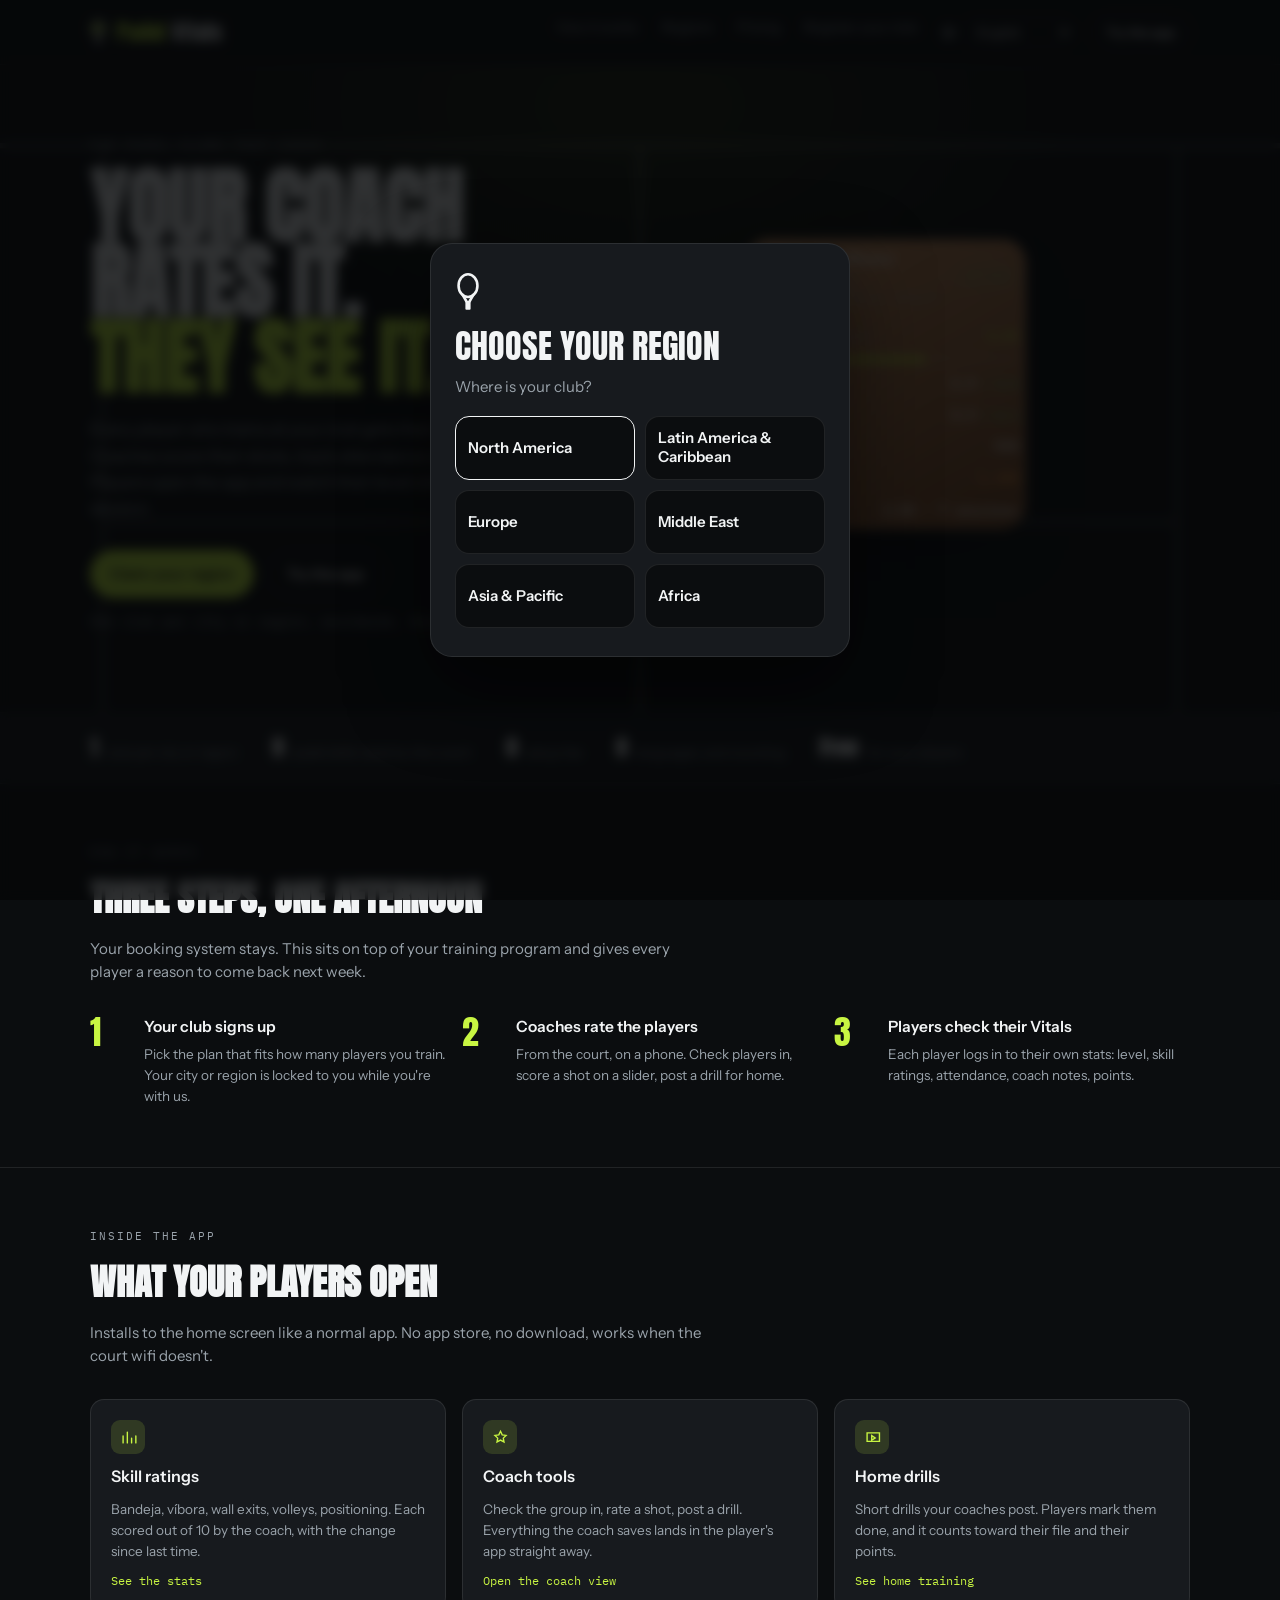
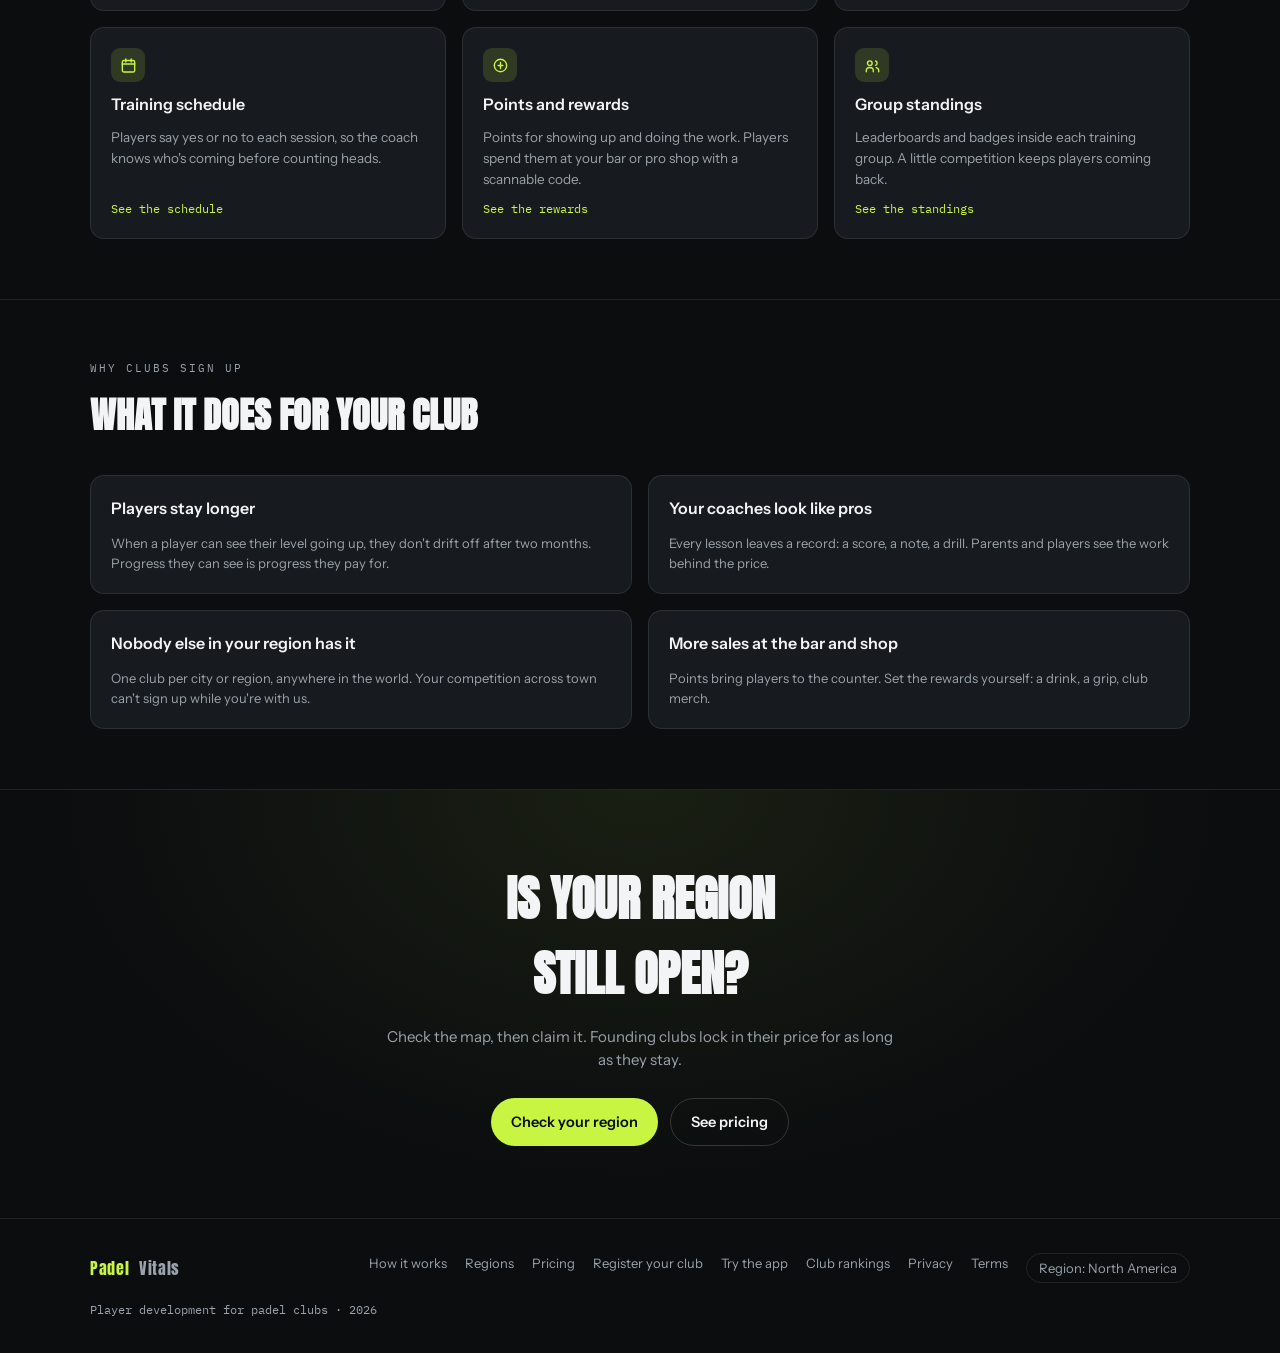
<file: index.html>
<!DOCTYPE html>

<html lang="en">
<head>
<meta charset="utf-8"/>
<meta content="width=device-width, initial-scale=1" name="viewport"/>
<title>Padel Vitals | Player development for padel clubs</title>
<meta content="Coaches rate every player who trains at your club. Every player logs in and sees their own progress. One club per city or region, worldwide." name="description"/>
<meta content="#0B0D0F" name="theme-color"/>
<link href="assets/icon.svg" rel="icon" type="image/svg+xml"/>
<link href="assets/icon-180.png" rel="apple-touch-icon"/>
<link href="manifest.webmanifest" rel="manifest"/>
<meta content="website" property="og:type"/>
<meta content="Padel Vitals | Player development for padel clubs" property="og:title"/>
<meta content="Coaches rate every player. Every player sees their progress. One club per city or region, worldwide." property="og:description"/>
<meta content="summary" name="twitter:card"/>
<link href="https://fonts.googleapis.com" rel="preconnect"/>
<link crossorigin="" href="https://fonts.gstatic.com" rel="preconnect"/>
<link href="https://fonts.googleapis.com/css2?family=Anton&amp;family=Instrument+Sans:wght@400;500;600;700&amp;family=IBM+Plex+Mono:wght@400;500;600&amp;display=swap" rel="stylesheet"/>
<link href="assets/styles.css?v=53" rel="stylesheet"/>
</head>
<body>
<header class="topbar">
<div class="wrap topbar-in">
<a class="brand" href="index.html"><svg aria-hidden="true" class="logo-glyph" viewBox="0 0 80 120"><ellipse cx="40" cy="42" fill="none" rx="29" ry="35" stroke="#F2F4F5" stroke-width="8"></ellipse><path d="M24 71 L35 90 M56 71 L45 90" fill="none" stroke="#F2F4F5" stroke-linecap="round" stroke-width="8"></path><rect fill="#F2F4F5" height="27" rx="3" width="16" x="32" y="89"></rect><polyline fill="none" points="2,44 21,44 26,33 33,60 40,20 46,52 50,44 78,44" stroke="#C8F542" stroke-linecap="round" stroke-linejoin="round" stroke-width="10"></polyline></svg><span><span class="r2">Padel</span> Vitals</span></a>
<nav class="topnav" id="topnav">
<a data-t="" href="index.html#how">How it works</a>
<a data-t="" href="states.html">Regions</a>
<a data-t="" href="pricing.html">Pricing</a>
<a data-t="" href="register.html">Register your club</a>
</nav>
<button aria-expanded="false" aria-label="Menu" class="menu-btn" id="menuBtn"><svg fill="none" height="18" stroke="currentColor" stroke-linecap="round" stroke-width="1.8" viewBox="0 0 20 20" width="18"><path d="M3 6h14M3 10h14M3 14h14"></path></svg></button>
<a class="btn btn-ghost btn-sm" data-t="" href="app.html">Try the app</a>
</div>
</header>
<section class="hero">
<div class="hero-glow"></div>
<svg aria-hidden="true" class="hero-court" preserveAspectRatio="none" viewBox="0 0 200 100"><rect fill="none" height="98" stroke="#F2F4F5" stroke-width=".7" width="198" x="1" y="1"></rect><line stroke="#F2F4F5" stroke-width=".7" x1="100" x2="100" y1="1" y2="99"></line><line stroke="#F2F4F5" stroke-width=".5" x1="30" x2="30" y1="1" y2="99"></line><line stroke="#F2F4F5" stroke-width=".5" x1="170" x2="170" y1="1" y2="99"></line><line stroke="#F2F4F5" stroke-width=".5" x1="30" x2="170" y1="50" y2="50"></line></svg>
<div class="wrap hero-in">
<div>
<div class="eyebrow" data-t="">For padel clubs that coach</div>
<h1 data-t="">Your coach<br/>rates it.<br/><em>They see it.</em></h1>
<p class="hero-sub" data-t="">Every player who trains at your club gets their own account. Coaches score their shots, track attendance and post drills. Players open the app and watch their level climb, session after session.</p>
<div class="hero-cta">
<a class="btn btn-primary" data-t="" href="register.html">Claim your region</a>
<a class="btn btn-ghost" data-t="" href="app.html">Try the app</a>
</div>
<p class="hero-note" data-t="">One club per city or region, worldwide. Once it's taken, it's taken.</p>
</div>
<div class="pcard">
<div class="pcard-top">
<div class="avatar" data-t="" style="font-size:14px">AR</div>
<div>
<div data-t="" style="font-weight:600">Alex Rivera</div>
<div class="eyebrow" data-t="" style="margin-top:2px">Miami · Advanced group</div>
</div>
<span class="tag" data-t="" style="margin-left:auto;color:var(--good);border-color:rgba(91,217,138,.4)">Active</span>
</div>
<div class="pcard-rows">
<div class="prow"><span data-t="">Level, set by coach</span><b style="color:var(--coral)">3.25</b></div>
<div class="track"><i style="width:65%"></i></div>
<div class="prow"><span data-t="">Bandeja</span><b>6.4 <small style="color:var(--good)">↑ 0.8</small></b></div>
<div class="prow"><span data-t="">Víbora</span><b>4.9 <small style="color:var(--good)">↑ 0.3</small></b></div>
<div class="prow"><span data-t="">Attendance</span><b>92%</b></div>
<div class="prow"><span data-t="">Points</span><b style="color:var(--ochre)">1,340</b></div>
<div class="prow"><span data-t="">Next level</span><b data-t="">3.50 · 7 sessions</b></div>
</div>
</div>
</div>
</section>
<div class="strip">
<div class="wrap strip-in">
<div class="strip-item" data-t=""><b>1</b> club per city or region</div>
<div class="strip-item" data-t=""><b>9</b> padel skills rated by the coach</div>
<div class="strip-item" data-t=""><b>0</b> setup fee</div>
<div class="strip-item" data-t=""><b>8</b> languages, and counting</div>
<div class="strip-item" data-t=""><b>Free</b> for your players</div>
</div>
</div>
<section class="band" id="how">
<div class="wrap">
<div class="band-head">
<div class="eyebrow" data-t="">How it works</div>
<h2 data-t="">Three steps, one afternoon</h2>
<p data-t="">Your booking system stays. This sits on top of your training program and gives every player a reason to come back next week.</p>
</div>
<div class="grid g3">
<div class="step"><div class="step-n">1</div><div><h3 data-t="">Your club signs up</h3><p data-t="">Pick the plan that fits how many players you train. Your city or region is locked to you while you're with us.</p></div></div>
<div class="step"><div class="step-n">2</div><div><h3 data-t="">Coaches rate the players</h3><p data-t="">From the court, on a phone. Check players in, score a shot on a slider, post a drill for home.</p></div></div>
<div class="step"><div class="step-n">3</div><div><h3 data-t="">Players check their Vitals</h3><p data-t="">Each player logs in to their own stats: level, skill ratings, attendance, coach notes, points.</p></div></div>
</div>
</div>
</section>
<section class="band">
<div class="wrap">
<div class="band-head">
<div class="eyebrow" data-t="">Inside the app</div>
<h2 data-t="">What your players open</h2>
<p data-t="">Installs to the home screen like a normal app. No app store, no download, works when the court wifi doesn't.</p>
</div>
<div class="grid g3">
<a class="feat" href="app.html#dev">
<div class="ic"><svg fill="none" height="17" stroke="currentColor" stroke-linecap="round" stroke-width="1.8" viewBox="0 0 22 22" width="17"><path d="M4 18V9M9.5 18V4M15 18v-6M20.5 18v-9"></path></svg></div>
<h3 data-t="">Skill ratings</h3>
<p data-t="">Bandeja, víbora, wall exits, volleys, positioning. Each scored out of 10 by the coach, with the change since last time.</p>
<span class="go" data-t="">See the stats</span>
</a>
<a class="feat" href="app.html#staff">
<div class="ic"><svg fill="none" height="17" stroke="currentColor" stroke-linecap="round" stroke-width="1.8" viewBox="0 0 22 22" width="17"><path d="M11 3l2.2 4.6 5 .7-3.6 3.5.9 5-4.5-2.4L6.5 16.8l.9-5L3.8 8.3l5-.7z"></path></svg></div>
<h3 data-t="">Coach tools</h3>
<p data-t="">Check the group in, rate a shot, post a drill. Everything the coach saves lands in the player's app straight away.</p>
<span class="go" data-t="">Open the coach view</span>
</a>
<a class="feat" href="app.html#home">
<div class="ic"><svg fill="none" height="17" stroke="currentColor" stroke-linecap="round" stroke-width="1.8" viewBox="0 0 22 22" width="17"><path d="M4 5h16v11H4z"></path><path d="M10 8.5l4.5 3-4.5 3z"></path></svg></div>
<h3 data-t="">Home drills</h3>
<p data-t="">Short drills your coaches post. Players mark them done, and it counts toward their file and their points.</p>
<span class="go" data-t="">See home training</span>
</a>
<a class="feat" href="app.html#schedule">
<div class="ic"><svg fill="none" height="17" stroke="currentColor" stroke-linecap="round" stroke-width="1.8" viewBox="0 0 22 22" width="17"><rect height="15" rx="2" width="16" x="3" y="4.5"></rect><path d="M3 9h16M7.5 2.5v4M14.5 2.5v4"></path></svg></div>
<h3 data-t="">Training schedule</h3>
<p data-t="">Players say yes or no to each session, so the coach knows who's coming before counting heads.</p>
<span class="go" data-t="">See the schedule</span>
</a>
<a class="feat" href="app.html#pts">
<div class="ic"><svg fill="none" height="17" stroke="currentColor" stroke-linecap="round" stroke-width="1.8" viewBox="0 0 22 22" width="17"><circle cx="11" cy="11" r="8"></circle><path d="M11 7v8M8 11h6"></path></svg></div>
<h3 data-t="">Points and rewards</h3>
<p data-t="">Points for showing up and doing the work. Players spend them at your bar or pro shop with a scannable code.</p>
<span class="go" data-t="">See the rewards</span>
</a>
<a class="feat" href="app.html#squad">
<div class="ic"><svg fill="none" height="17" stroke="currentColor" stroke-linecap="round" stroke-width="1.8" viewBox="0 0 22 22" width="17"><path d="M3 19v-1.5C3 15 5 13.5 7.5 13.5S12 15 12 17.5V19M19 19v-1.5c0-2-1.3-3.3-3.2-3.8"></path><circle cx="7.5" cy="8" r="3"></circle><path d="M15 5.2a3 3 0 0 1 0 5.6"></path></svg></div>
<h3 data-t="">Group standings</h3>
<p data-t="">Leaderboards and badges inside each training group. A little competition keeps players coming back.</p>
<span class="go" data-t="">See the standings</span>
</a>
</div>
</div>
</section>
<section class="band">
<div class="wrap">
<div class="band-head">
<div class="eyebrow" data-t="">Why clubs sign up</div>
<h2 data-t="">What it does for your club</h2>
</div>
<div class="grid g2">
<div class="acad"><h3 data-t="">Players stay longer</h3><p data-t="">When a player can see their level going up, they don't drift off after two months. Progress they can see is progress they pay for.</p></div>
<div class="acad"><h3 data-t="">Your coaches look like pros</h3><p data-t="">Every lesson leaves a record: a score, a note, a drill. Parents and players see the work behind the price.</p></div>
<div class="acad"><h3 data-t="">Nobody else in your region has it</h3><p data-t="">One club per city or region, anywhere in the world. Your competition across town can't sign up while you're with us.</p></div>
<div class="acad"><h3 data-t="">More sales at the bar and shop</h3><p data-t="">Points bring players to the counter. Set the rewards yourself: a drink, a grip, club merch.</p></div>
</div>
</div>
</section>
<section class="cta-band">
<div class="wrap">
<h2 data-t="">Is your region<br/>still open?</h2>
<p data-t="">Check the map, then claim it. Founding clubs lock in their price for as long as they stay.</p>
<div style="display:flex;gap:12px;justify-content:center;flex-wrap:wrap">
<a class="btn btn-primary" data-t="" href="states.html">Check your region</a>
<a class="btn btn-ghost" data-t="" href="pricing.html">See pricing</a>
</div>
</div>
</section>
<footer>
<div class="wrap foot-in">
<a class="brand" href="index.html" style="font-size:16px"><span class="r2">Padel</span> Vitals</a>
<nav class="foot-nav">
<a data-t="" href="index.html#how">How it works</a>
<a data-t="" href="states.html">Regions</a>
<a data-t="" href="pricing.html">Pricing</a>
<a data-t="" href="register.html">Register your club</a>
<a data-t="" href="app.html">Try the app</a>
<a href="rankings.html">Club rankings</a>
<a href="privacy.html">Privacy</a>
<a href="terms.html">Terms</a>
</nav>
<div class="mono" style="font-size:11.5px"><span data-t="">Player development for padel clubs</span> · <span id="year"></span></div>
</div>
</footer>
<div aria-live="polite" class="toast" id="toast" role="status"></div>
<script src="assets/regions.js?v=53"></script>
<script src="assets/site-i18n.js?v=53"></script>
<script src="assets/site.js?v=53"></script>
<script src="assets/region.js?v=53"></script>
</body>
</html>
</file>
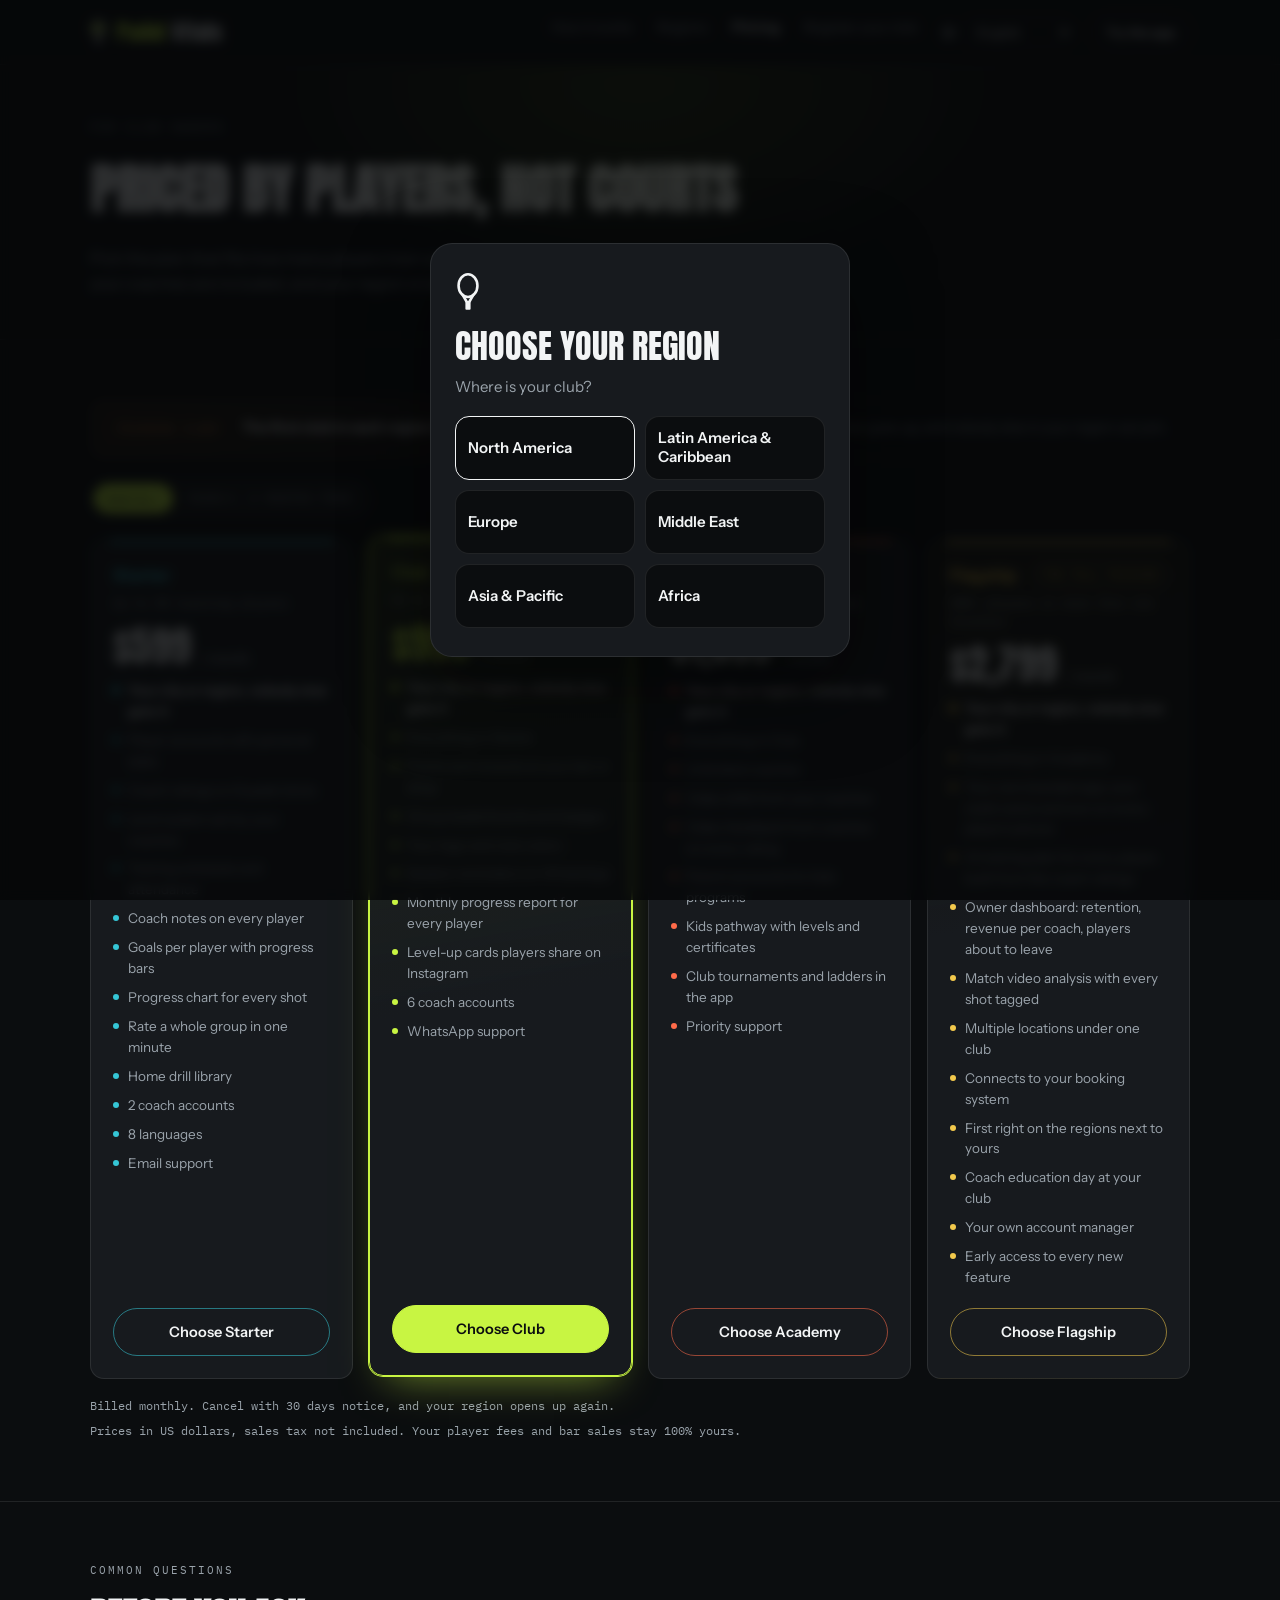
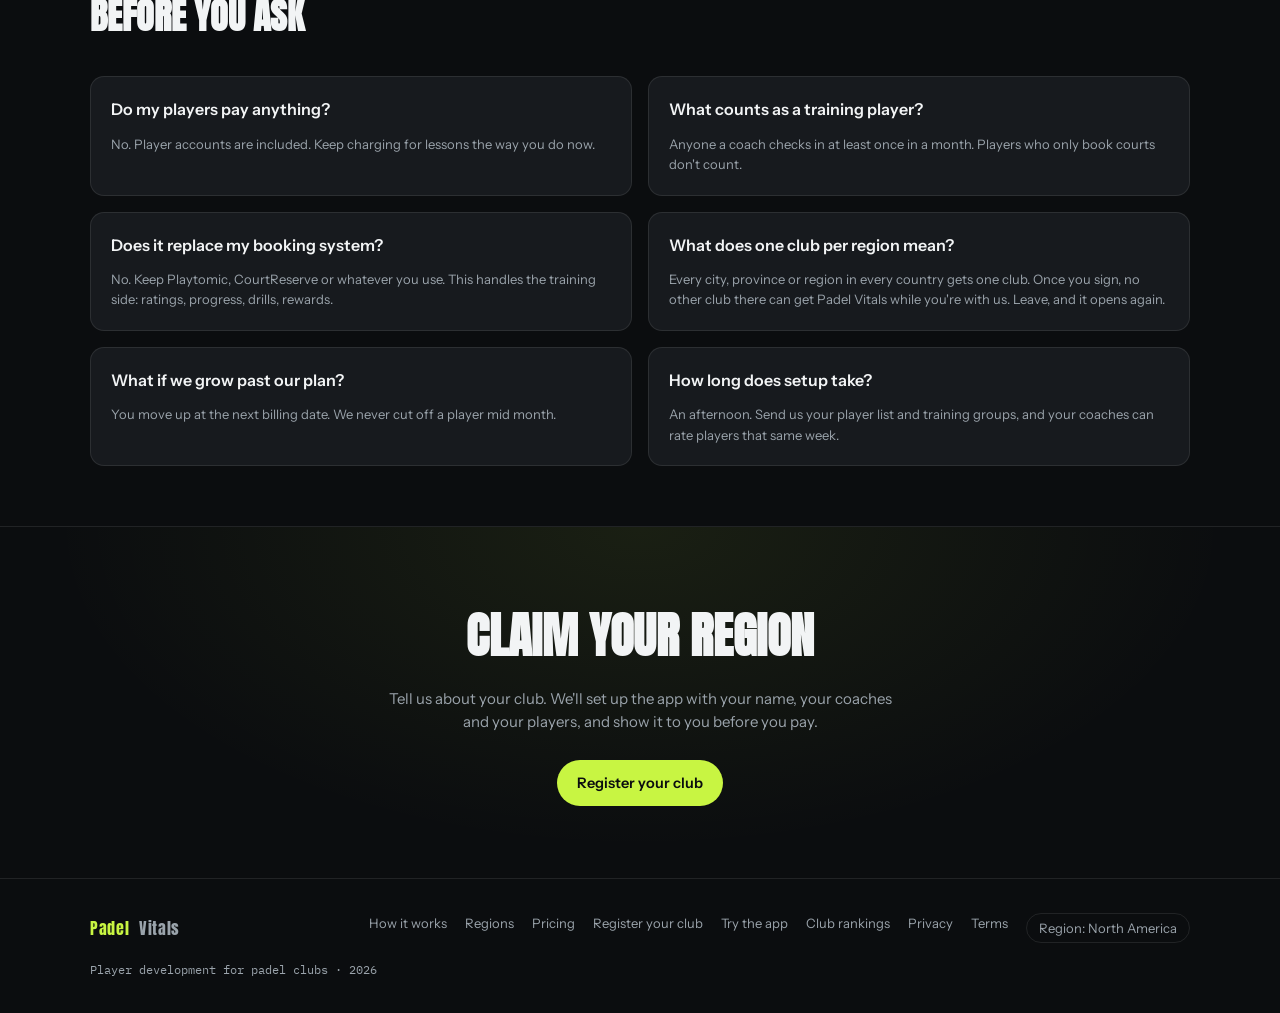
<file: pricing.html>
<!DOCTYPE html>

<html lang="en">
<head>
<meta charset="utf-8"/>
<meta content="width=device-width, initial-scale=1" name="viewport"/>
<title>Pricing | Padel Vitals</title>
<meta content="Monthly plans for padel clubs, priced by how many players train with you. One club per city or region, worldwide. Founding clubs keep their price for life." name="description"/>
<meta content="#0B0D0F" name="theme-color"/>
<link href="assets/icon.svg" rel="icon" type="image/svg+xml"/>
<link href="assets/icon-180.png" rel="apple-touch-icon"/>
<link href="manifest.webmanifest" rel="manifest"/>
<meta content="website" property="og:type"/>
<meta content="Pricing | Padel Vitals" property="og:title"/>
<meta content="Monthly plans for padel clubs, priced by how many players train with you. One club per city or region, worldwide. Founding clubs keep their price for life." property="og:description"/>
<meta content="summary" name="twitter:card"/>
<link href="https://fonts.googleapis.com" rel="preconnect"/>
<link crossorigin="" href="https://fonts.gstatic.com" rel="preconnect"/>
<link href="https://fonts.googleapis.com/css2?family=Anton&amp;family=Instrument+Sans:wght@400;500;600;700&amp;family=IBM+Plex+Mono:wght@400;500;600&amp;display=swap" rel="stylesheet"/>
<link href="assets/styles.css?v=53" rel="stylesheet"/>
</head>
<body>
<header class="topbar">
<div class="wrap topbar-in">
<a class="brand" href="index.html"><svg aria-hidden="true" class="logo-glyph" viewBox="0 0 80 120"><ellipse cx="40" cy="42" fill="none" rx="29" ry="35" stroke="#F2F4F5" stroke-width="8"></ellipse><path d="M24 71 L35 90 M56 71 L45 90" fill="none" stroke="#F2F4F5" stroke-linecap="round" stroke-width="8"></path><rect fill="#F2F4F5" height="27" rx="3" width="16" x="32" y="89"></rect><polyline fill="none" points="2,44 21,44 26,33 33,60 40,20 46,52 50,44 78,44" stroke="#C8F542" stroke-linecap="round" stroke-linejoin="round" stroke-width="10"></polyline></svg><span><span class="r2">Padel</span> Vitals</span></a>
<nav class="topnav" id="topnav">
<a data-t="" href="index.html#how">How it works</a>
<a data-t="" href="states.html">Regions</a>
<a class="here" data-t="" href="pricing.html">Pricing</a>
<a data-t="" href="register.html">Register your club</a>
</nav>
<button aria-expanded="false" aria-label="Menu" class="menu-btn" id="menuBtn"><svg fill="none" height="18" stroke="currentColor" stroke-linecap="round" stroke-width="1.8" viewBox="0 0 20 20" width="18"><path d="M3 6h14M3 10h14M3 14h14"></path></svg></button>
<a class="btn btn-ghost btn-sm" data-t="" href="app.html">Try the app</a>
</div>
</header>
<section class="page-head">
<div class="wrap inner">
<div class="eyebrow" data-t="">For club owners</div>
<h1 data-t="">Priced by players, not courts</h1>
<p data-t="">Pick the plan that fits how many players train at your club. Player accounts are free, your coaches are included, and your region is locked to you.</p>
</div>
</section>
<section class="band">
<div class="wrap">
<div class="founder">
<span class="tag" data-t="" style="color:var(--ochre);border-color:var(--ochre-dim)">Founding clubs</span>
<p data-t=""><b>The first club in each region keeps its price for life.</b> As long as you stay, your monthly price never goes up, and nobody else in your region can join.</p>
</div>
<div class="pricebar">
<div aria-label="Billing period" class="seg" role="group">
<button class="on" data-bill="month" data-t="">Monthly</button>
<button data-bill="year" data-t="">Yearly, 2 months free</button>
</div>
</div>
<div class="grid g4 plans" id="plans"></div>
<p class="mono" id="billNote" style="font-size:12px;color:var(--muted);margin-top:18px"></p>
<p class="mono" data-t="" style="font-size:12px;color:var(--muted);margin-top:6px">Prices in US dollars, sales tax not included. Your player fees and bar sales stay 100% yours.</p>
</div>
</section>
<section class="band">
<div class="wrap">
<div class="band-head">
<div class="eyebrow" data-t="">Common questions</div>
<h2 data-t="">Before you ask</h2>
</div>
<div class="grid g2">
<div class="acad"><h3 data-t="">Do my players pay anything?</h3><p data-t="">No. Player accounts are included. Keep charging for lessons the way you do now.</p></div>
<div class="acad"><h3 data-t="">What counts as a training player?</h3><p data-t="">Anyone a coach checks in at least once in a month. Players who only book courts don't count.</p></div>
<div class="acad"><h3 data-t="">Does it replace my booking system?</h3><p data-t="">No. Keep Playtomic, CourtReserve or whatever you use. This handles the training side: ratings, progress, drills, rewards.</p></div>
<div class="acad"><h3 data-t="">What does one club per region mean?</h3><p data-t="">Every city, province or region in every country gets one club. Once you sign, no other club there can get Padel Vitals while you're with us. Leave, and it opens again.</p></div>
<div class="acad"><h3 data-t="">What if we grow past our plan?</h3><p data-t="">You move up at the next billing date. We never cut off a player mid month.</p></div>
<div class="acad"><h3 data-t="">How long does setup take?</h3><p data-t="">An afternoon. Send us your player list and training groups, and your coaches can rate players that same week.</p></div>
</div>
</div>
</section>
<section class="cta-band">
<div class="wrap">
<h2 data-t="">Claim your region</h2>
<p data-t="">Tell us about your club. We'll set up the app with your name, your coaches and your players, and show it to you before you pay.</p>
<a class="btn btn-primary" data-t="" href="register.html">Register your club</a>
</div>
</section>
<footer>
<div class="wrap foot-in">
<a class="brand" href="index.html" style="font-size:16px"><span class="r2">Padel</span> Vitals</a>
<nav class="foot-nav">
<a data-t="" href="index.html#how">How it works</a>
<a data-t="" href="states.html">Regions</a>
<a data-t="" href="pricing.html">Pricing</a>
<a data-t="" href="register.html">Register your club</a>
<a data-t="" href="app.html">Try the app</a>
<a href="rankings.html">Club rankings</a>
<a href="privacy.html">Privacy</a>
<a href="terms.html">Terms</a>
</nav>
<div class="mono" style="font-size:11.5px"><span data-t="">Player development for padel clubs</span> · <span id="year"></span></div>
</div>
</footer>
<div aria-live="polite" class="toast" id="toast" role="status"></div>
<script src="assets/regions.js?v=53"></script>
<script src="assets/clubs.js?v=53"></script>
<script src="assets/site-i18n.js?v=53"></script>
<script src="assets/site.js?v=53"></script>
<script src="assets/region.js?v=53"></script>
<script src="assets/sales.js?v=53"></script>
</body>
</html>
</file>
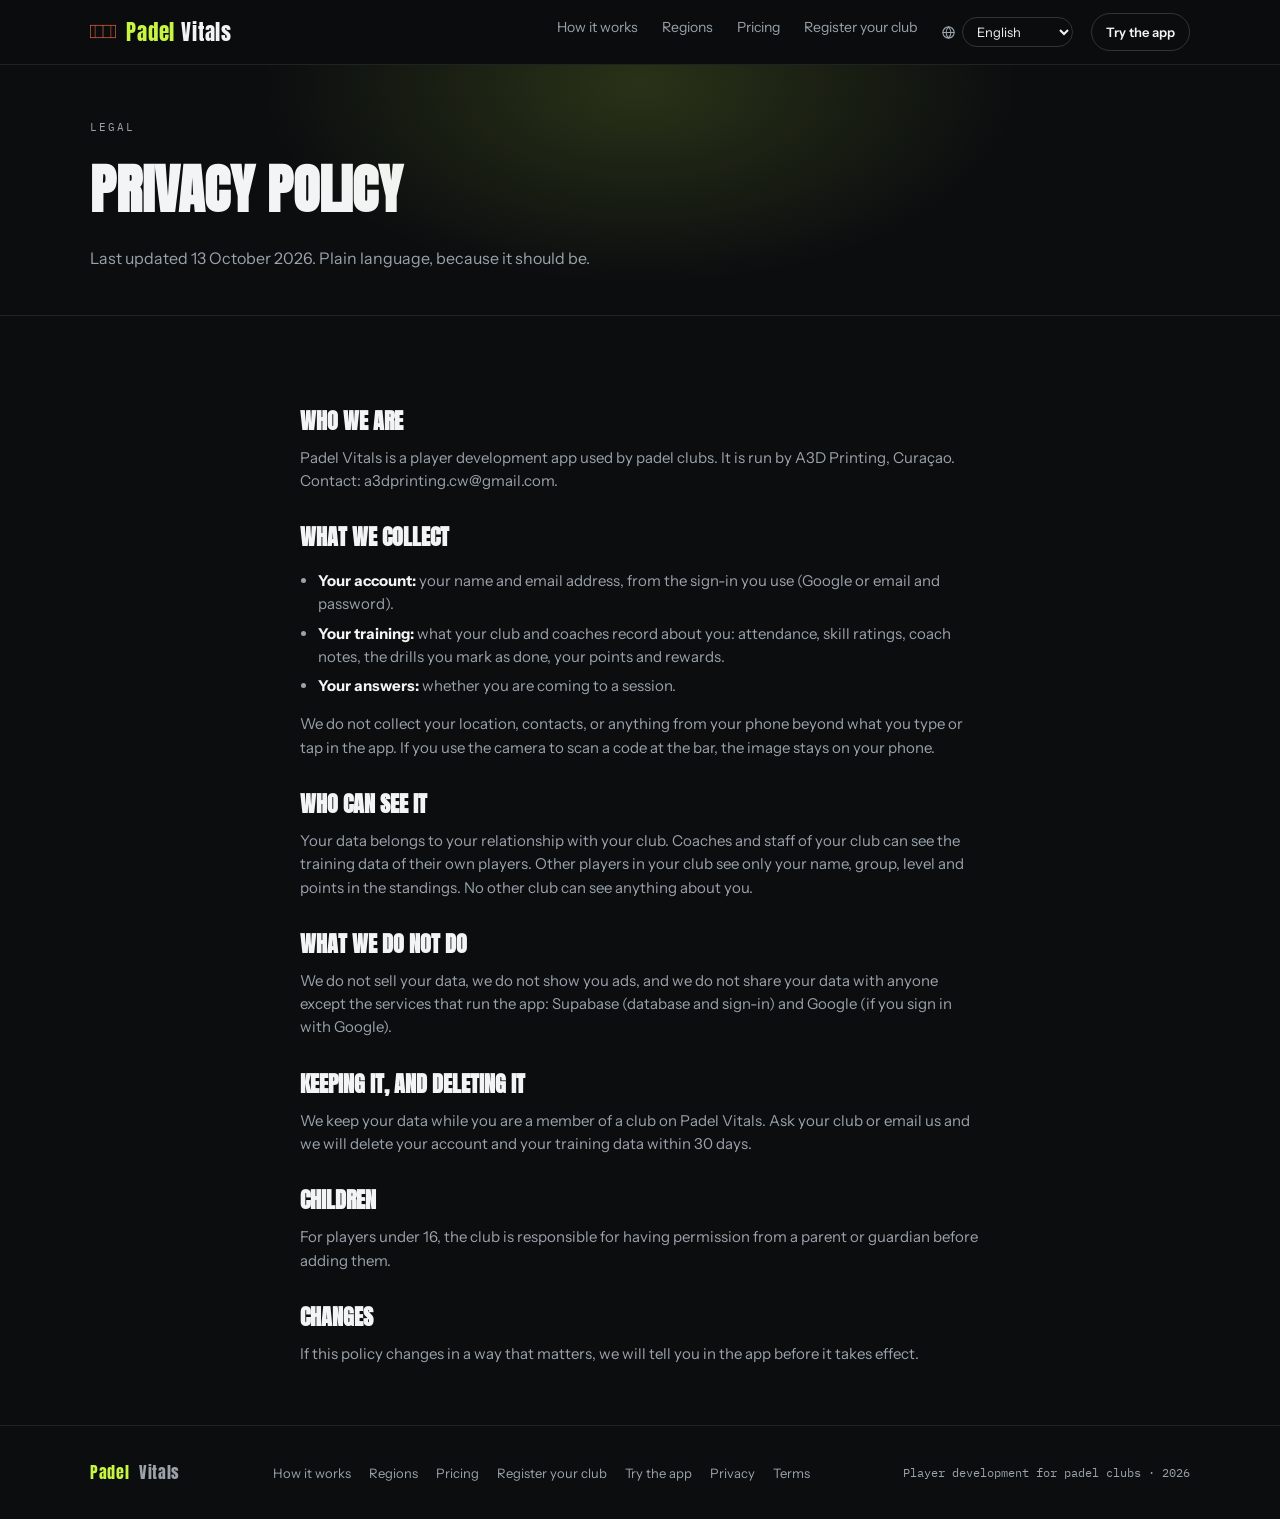
<file: privacy.html>
<!doctype html>
<html lang="en">
<head>
<meta charset="utf-8">
<meta name="viewport" content="width=device-width, initial-scale=1">
<title>Privacy policy | Padel Vitals</title>
<meta name="description" content="How Padel Vitals handles your data.">
<meta name="theme-color" content="#0A1622">
<link rel="icon" href="assets/icon.svg" type="image/svg+xml">
<link rel="apple-touch-icon" href="assets/icon-180.png">
<link rel="manifest" href="manifest.webmanifest">
<meta property="og:type" content="website">
<meta property="og:title" content="Privacy policy | Padel Vitals">
<meta property="og:description" content="How Padel Vitals handles your data.">
<meta name="twitter:card" content="summary">
<link rel="preconnect" href="https://fonts.googleapis.com">
<link rel="preconnect" href="https://fonts.gstatic.com" crossorigin>
<link rel="stylesheet" href="https://fonts.googleapis.com/css2?family=Anton&family=Instrument+Sans:wght@400;500;600;700&family=IBM+Plex+Mono:wght@400;500;600&display=swap">
<link rel="stylesheet" href="assets/styles.css?v=53">
</head>
<body>
<header class="topbar">
  <div class="wrap topbar-in">
    <a class="brand" href="index.html"><svg class="court-glyph" viewBox="0 0 200 100" aria-hidden="true"><rect x="2" y="2" width="196" height="96" fill="none" stroke="#FF6B4A" stroke-width="5"/><line x1="100" y1="2" x2="100" y2="98" stroke="#FF6B4A" stroke-width="5"/><line x1="40" y1="2" x2="40" y2="98" stroke="#FF6B4A" stroke-width="4"/><line x1="160" y1="2" x2="160" y2="98" stroke="#FF6B4A" stroke-width="4"/></svg><span><span class="r2">Padel</span> Vitals</span></a>
    <nav class="topnav" id="topnav">
      <a href="index.html#how">How it works</a>
      <a href="states.html">Regions</a>
      <a href="pricing.html">Pricing</a>
      <a href="register.html">Register your club</a>
    </nav>
    <button class="menu-btn" id="menuBtn" aria-label="Menu" aria-expanded="false"><svg width="18" height="18" viewBox="0 0 20 20" fill="none" stroke="currentColor" stroke-width="1.8" stroke-linecap="round"><path d="M3 6h14M3 10h14M3 14h14"/></svg></button>
    <a class="btn btn-ghost btn-sm" href="app.html">Try the app</a>
  </div>
</header>
<section class="page-head">
  <div class="wrap inner">
    <div class="eyebrow">Legal</div>
    <h1>Privacy policy</h1>
    <p>Last updated 13 October 2026. Plain language, because it should be.</p>
  </div>
</section>
<section class="band">
  <div class="wrap legal">
    <h2>Who we are</h2>
    <p>Padel Vitals is a player development app used by padel clubs. It is run by A3D Printing, Curaçao. Contact: a3dprinting.cw@gmail.com.</p>
    <h2>What we collect</h2>
    <ul>
      <li><b>Your account:</b> your name and email address, from the sign-in you use (Google or email and password).</li>
      <li><b>Your training:</b> what your club and coaches record about you: attendance, skill ratings, coach notes, the drills you mark as done, your points and rewards.</li>
      <li><b>Your answers:</b> whether you are coming to a session.</li>
    </ul>
    <p>We do not collect your location, contacts, or anything from your phone beyond what you type or tap in the app. If you use the camera to scan a code at the bar, the image stays on your phone.</p>
    <h2>Who can see it</h2>
    <p>Your data belongs to your relationship with your club. Coaches and staff of your club can see the training data of their own players. Other players in your club see only your name, group, level and points in the standings. No other club can see anything about you.</p>
    <h2>What we do not do</h2>
    <p>We do not sell your data, we do not show you ads, and we do not share your data with anyone except the services that run the app: Supabase (database and sign-in) and Google (if you sign in with Google).</p>
    <h2>Keeping it, and deleting it</h2>
    <p>We keep your data while you are a member of a club on Padel Vitals. Ask your club or email us and we will delete your account and your training data within 30 days.</p>
    <h2>Children</h2>
    <p>For players under 16, the club is responsible for having permission from a parent or guardian before adding them.</p>
    <h2>Changes</h2>
    <p>If this policy changes in a way that matters, we will tell you in the app before it takes effect.</p>
  </div>
</section>

<footer>
  <div class="wrap foot-in">
    <a class="brand" href="index.html" style="font-size:16px"><span class="r2">Padel</span> Vitals</a>
    <nav class="foot-nav">
      <a href="index.html#how">How it works</a>
      <a href="states.html">Regions</a>
      <a href="pricing.html">Pricing</a>
      <a href="register.html">Register your club</a>
      <a href="app.html">Try the app</a>
    <a href="privacy.html">Privacy</a>
<a href="terms.html">Terms</a>
</nav>
    <div class="mono" style="font-size:11.5px">Player development for padel clubs &middot; <span id="year"></span></div>
  </div>
</footer>
<div class="toast" id="toast" role="status" aria-live="polite"></div>
<script src="assets/site-i18n.js?v=53"></script>
<script src="assets/site.js?v=53"></script>
</body>
</html>
</file>
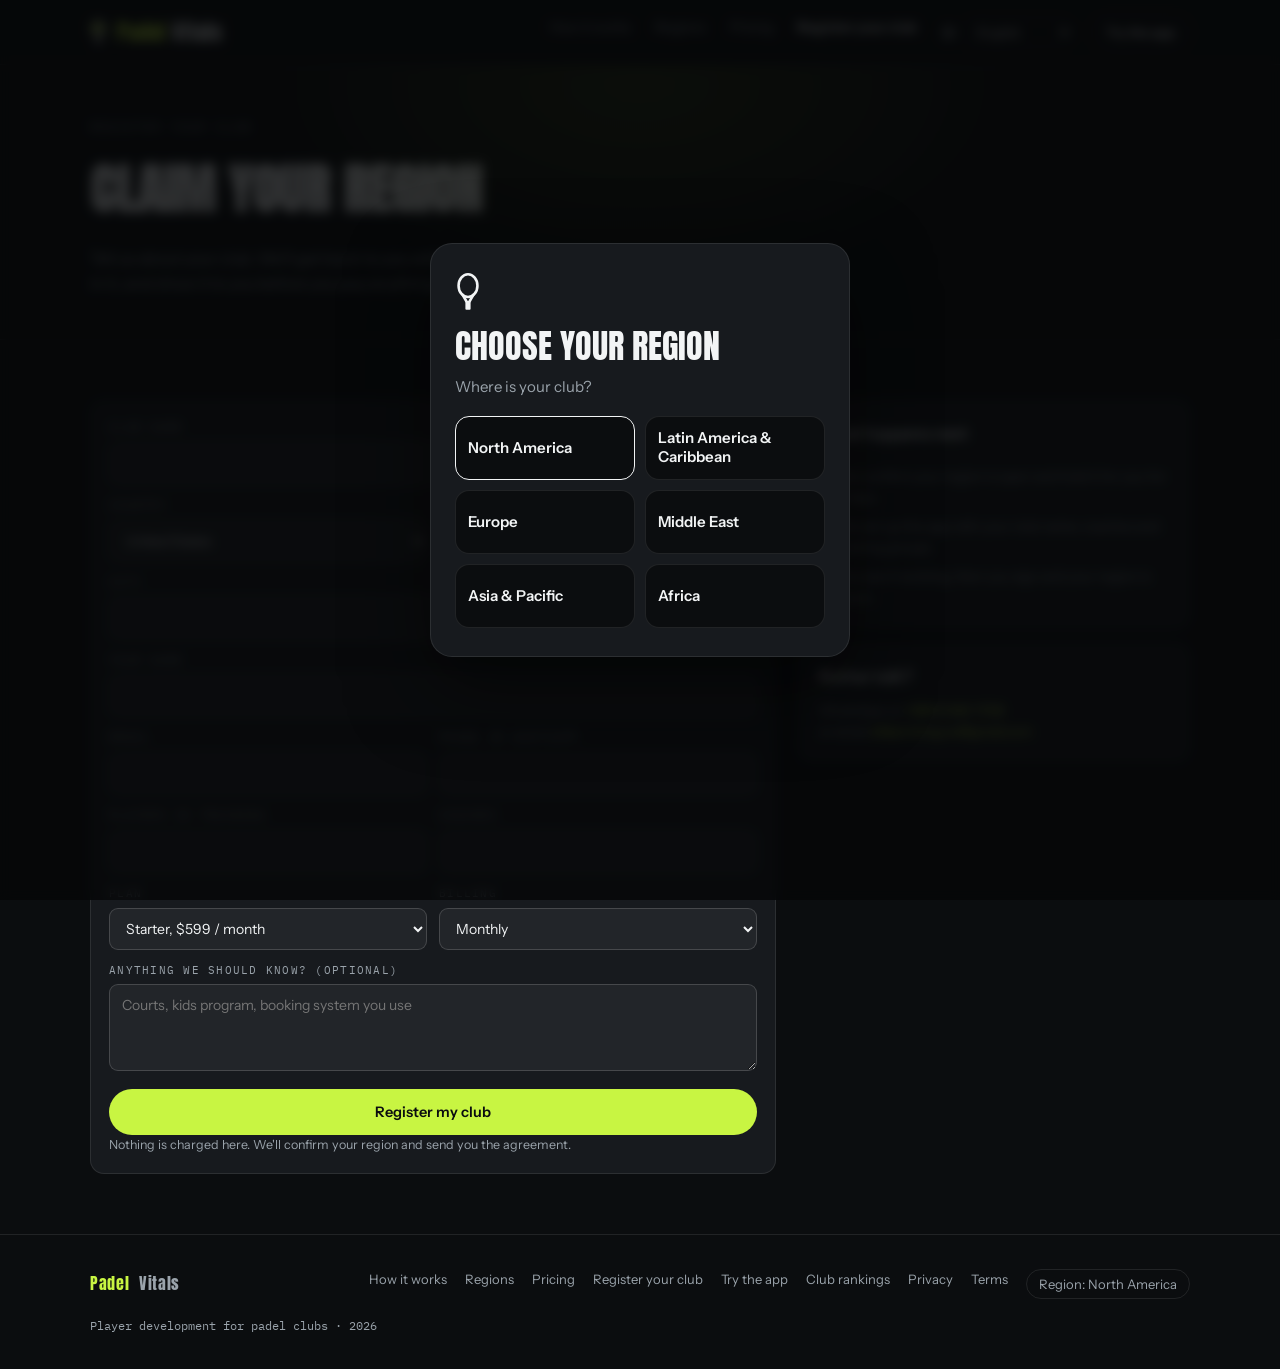
<file: register.html>
<!DOCTYPE html>

<html lang="en">
<head>
<meta charset="utf-8"/>
<meta content="width=device-width, initial-scale=1" name="viewport"/>
<title>Register your club | Padel Vitals</title>
<meta content="Register your padel club and claim your region." name="description"/>
<meta content="#0B0D0F" name="theme-color"/>
<link href="assets/icon.svg" rel="icon" type="image/svg+xml"/>
<link href="assets/icon-180.png" rel="apple-touch-icon"/>
<link href="manifest.webmanifest" rel="manifest"/>
<meta content="website" property="og:type"/>
<meta content="Register your club | Padel Vitals" property="og:title"/>
<meta content="Register your padel club and claim your region." property="og:description"/>
<meta content="summary" name="twitter:card"/>
<link href="https://fonts.googleapis.com" rel="preconnect"/>
<link crossorigin="" href="https://fonts.gstatic.com" rel="preconnect"/>
<link href="https://fonts.googleapis.com/css2?family=Anton&amp;family=Instrument+Sans:wght@400;500;600;700&amp;family=IBM+Plex+Mono:wght@400;500;600&amp;display=swap" rel="stylesheet"/>
<link href="assets/styles.css?v=53" rel="stylesheet"/>
</head>
<body>
<header class="topbar">
<div class="wrap topbar-in">
<a class="brand" href="index.html"><svg aria-hidden="true" class="logo-glyph" viewBox="0 0 80 120"><ellipse cx="40" cy="42" fill="none" rx="29" ry="35" stroke="#F2F4F5" stroke-width="8"></ellipse><path d="M24 71 L35 90 M56 71 L45 90" fill="none" stroke="#F2F4F5" stroke-linecap="round" stroke-width="8"></path><rect fill="#F2F4F5" height="27" rx="3" width="16" x="32" y="89"></rect><polyline fill="none" points="2,44 21,44 26,33 33,60 40,20 46,52 50,44 78,44" stroke="#C8F542" stroke-linecap="round" stroke-linejoin="round" stroke-width="10"></polyline></svg><span><span class="r2">Padel</span> Vitals</span></a>
<nav class="topnav" id="topnav">
<a data-t="" href="index.html#how">How it works</a>
<a data-t="" href="states.html">Regions</a>
<a data-t="" href="pricing.html">Pricing</a>
<a class="here" data-t="" href="register.html">Register your club</a>
</nav>
<button aria-expanded="false" aria-label="Menu" class="menu-btn" id="menuBtn"><svg fill="none" height="18" stroke="currentColor" stroke-linecap="round" stroke-width="1.8" viewBox="0 0 20 20" width="18"><path d="M3 6h14M3 10h14M3 14h14"></path></svg></button>
<a class="btn btn-ghost btn-sm" data-t="" href="app.html">Try the app</a>
</div>
</header>
<section class="page-head">
<div class="wrap inner">
<div class="eyebrow" data-t="">Register your club</div>
<h1 data-t="">Claim your region</h1>
<p data-t="">Tell us about your club. We'll get back to you within a day, set the app up with your club in it, and show it to you before you pay anything.</p>
</div>
</section>
<section class="band">
<div class="wrap reg">
<form class="card regform" id="regForm" novalidate="">
<label class="field"><span data-t="">Club name</span><input autocomplete="organization" name="club" required="" type="text"/></label>
<div class="field-row">
<label class="field"><span data-t="">Country</span><select autocomplete="country" id="regCountry" name="country" required=""></select></label>
<label class="field"><span id="regStateLabel">State</span><select id="regState" name="state" required=""></select></label>
</div>
<label class="field"><span data-t="">City</span><input autocomplete="address-level2" name="city" required="" type="text"/></label>
<p class="statemsg" hidden="" id="stateMsg"></p>
<label class="field"><span data-t="">Your name</span><input autocomplete="name" name="name" required="" type="text"/></label>
<div class="field-row">
<label class="field"><span data-t="">Email</span><input autocomplete="email" inputmode="email" name="email" required="" type="email"/></label>
<label class="field"><span data-t="">Phone or WhatsApp</span><input autocomplete="tel" inputmode="tel" name="phone" type="tel"/></label>
</div>
<div class="field-row">
<label class="field"><span data-t="">Players in training</span><input id="regPlayers" inputmode="numeric" max="5000" min="1" name="players" required="" type="number"/></label>
<label class="field"><span data-t="">Coaches</span><input inputmode="numeric" max="200" min="1" name="coaches" type="number"/></label>
</div>
<div class="field-row">
<label class="field"><span data-t="">Plan</span><select id="regPlan" name="plan"></select></label>
<label class="field"><span data-t="">Billing</span><select name="billing"><option value="Monthly">Monthly</option><option value="Yearly">Yearly, 2 months free</option></select></label>
</div>
<p class="planmsg" id="planMsg"></p>
<label class="field"><span data-t="">Anything we should know? (optional)</span><textarea data-t-ph="" name="notes" placeholder="Courts, kids program, booking system you use" rows="3"></textarea></label>
<p class="formerr" hidden="" id="formErr" role="alert"></p>
<button class="btn btn-primary" id="regGo" type="submit" data-t="">Register my club</button>
<p class="muted small" data-t="">Nothing is charged here. We'll confirm your region and send you the agreement.</p>
</form>
<div class="regdone" id="regDone" hidden="">
<div class="regdone-ic">&#10003;</div>
<h2 data-t="">Thanks, your registration is in.</h2>
<p data-t="">We'll contact you within a day to confirm your region and set up your club.</p>
<p class="muted small" id="regDoneWhat"></p>
<a class="btn btn-ghost" href="app.html" data-t="">Try the app while you wait</a>
</div>
<aside class="regside">
<div class="acad"><h3 data-t="">What happens next</h3>
<ol class="next-steps">
<li data-t="">We confirm your region is open and hold it for you for 7 days.</li>
<li data-t="">We set up the app with your club name, coaches and training groups.</li>
<li data-t="">You see it working, then you sign and your region is yours.</li>
</ol>
</div>
<div class="acad"><h3 data-t="">Rather talk?</h3><p><span data-t="">WhatsApp us</span> <a class="coral" href="#" id="waDirect">+599 9 540 1708</a><br/><span data-t="">or email</span> <a class="coral" href="#" id="mailDirect">a3dprinting.cw@gmail.com</a></p></div>
</aside>
</div>
</section>
<footer>
<div class="wrap foot-in">
<a class="brand" href="index.html" style="font-size:16px"><span class="r2">Padel</span> Vitals</a>
<nav class="foot-nav">
<a data-t="" href="index.html#how">How it works</a>
<a data-t="" href="states.html">Regions</a>
<a data-t="" href="pricing.html">Pricing</a>
<a data-t="" href="register.html">Register your club</a>
<a data-t="" href="app.html">Try the app</a>
<a href="rankings.html">Club rankings</a>
<a href="privacy.html">Privacy</a>
<a href="terms.html">Terms</a>
</nav>
<div class="mono" style="font-size:11.5px"><span data-t="">Player development for padel clubs</span> · <span id="year"></span></div>
</div>
</footer>
<div aria-live="polite" class="toast" id="toast" role="status"></div>
<script src="assets/regions.js?v=53"></script>
<script src="assets/clubs.js?v=53"></script>
<script src="assets/site-i18n.js?v=53"></script>
<script src="assets/site.js?v=53"></script>
<script src="assets/region.js?v=53"></script>
<script src="assets/sales.js?v=53"></script>
</body>
</html>
</file>
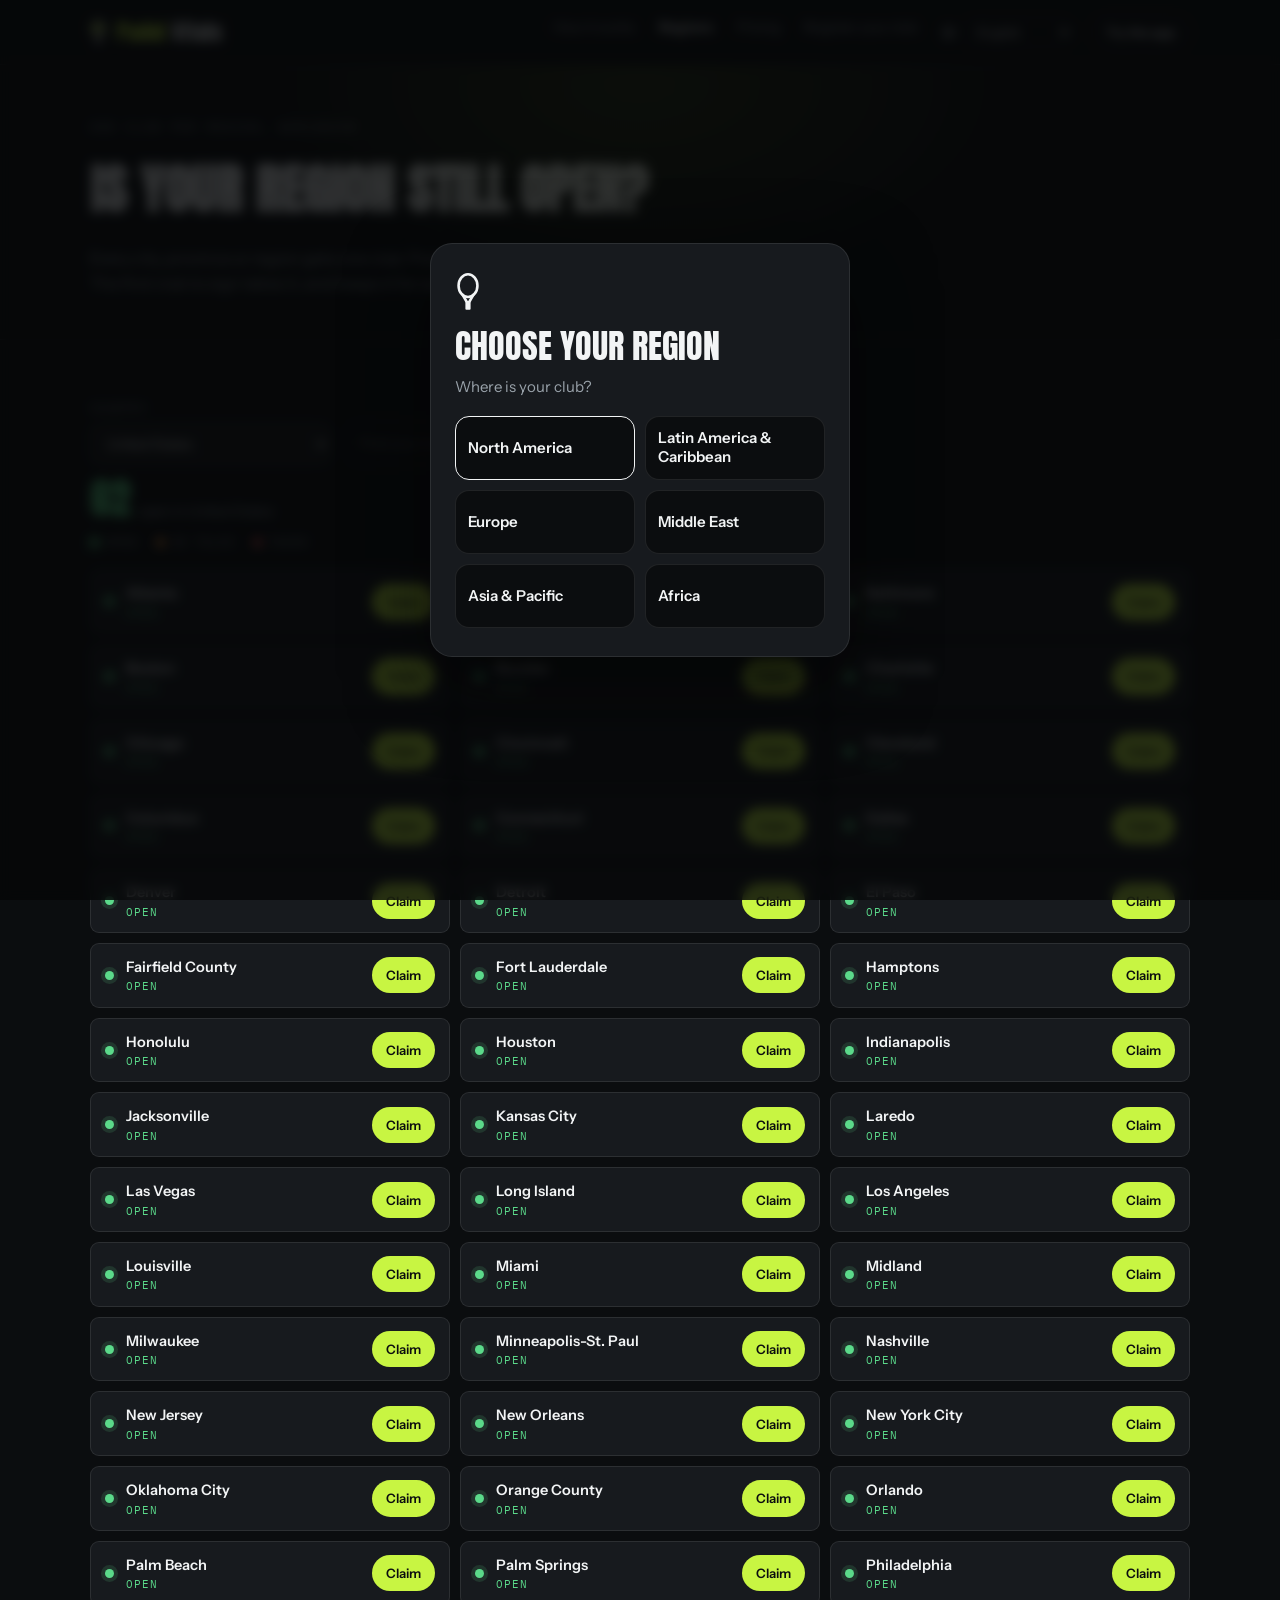
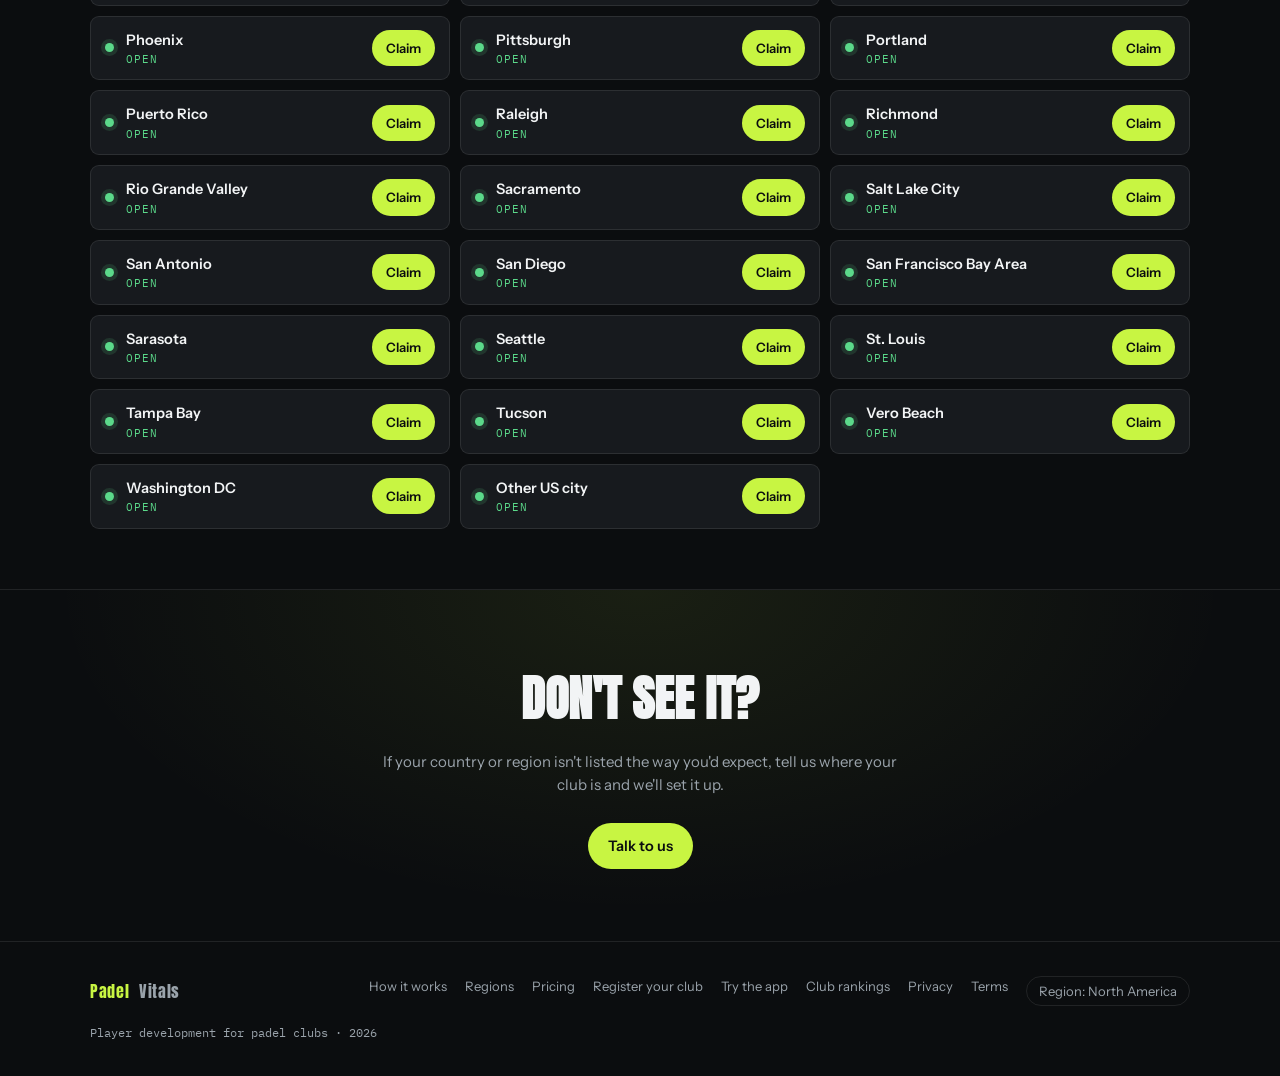
<file: states.html>
<!DOCTYPE html>

<html lang="en">
<head>
<meta charset="utf-8"/>
<meta content="width=device-width, initial-scale=1" name="viewport"/>
<title>Regions | Padel Vitals</title>
<meta content="One club per city or region, worldwide. See which are still open in your country." name="description"/>
<meta content="#0B0D0F" name="theme-color"/>
<link href="assets/icon.svg" rel="icon" type="image/svg+xml"/>
<link href="assets/icon-180.png" rel="apple-touch-icon"/>
<link href="manifest.webmanifest" rel="manifest"/>
<meta content="website" property="og:type"/>
<meta content="Regions | Padel Vitals" property="og:title"/>
<meta content="One club per city or region, worldwide. See which are still open in your country." property="og:description"/>
<meta content="summary" name="twitter:card"/>
<link href="https://fonts.googleapis.com" rel="preconnect"/>
<link crossorigin="" href="https://fonts.gstatic.com" rel="preconnect"/>
<link href="https://fonts.googleapis.com/css2?family=Anton&amp;family=Instrument+Sans:wght@400;500;600;700&amp;family=IBM+Plex+Mono:wght@400;500;600&amp;display=swap" rel="stylesheet"/>
<link href="assets/styles.css?v=53" rel="stylesheet"/>
</head>
<body>
<header class="topbar">
<div class="wrap topbar-in">
<a class="brand" href="index.html"><svg aria-hidden="true" class="logo-glyph" viewBox="0 0 80 120"><ellipse cx="40" cy="42" fill="none" rx="29" ry="35" stroke="#F2F4F5" stroke-width="8"></ellipse><path d="M24 71 L35 90 M56 71 L45 90" fill="none" stroke="#F2F4F5" stroke-linecap="round" stroke-width="8"></path><rect fill="#F2F4F5" height="27" rx="3" width="16" x="32" y="89"></rect><polyline fill="none" points="2,44 21,44 26,33 33,60 40,20 46,52 50,44 78,44" stroke="#C8F542" stroke-linecap="round" stroke-linejoin="round" stroke-width="10"></polyline></svg><span><span class="r2">Padel</span> Vitals</span></a>
<nav class="topnav" id="topnav">
<a data-t="" href="index.html#how">How it works</a>
<a class="here" data-t="" href="states.html">Regions</a>
<a data-t="" href="pricing.html">Pricing</a>
<a data-t="" href="register.html">Register your club</a>
</nav>
<button aria-expanded="false" aria-label="Menu" class="menu-btn" id="menuBtn"><svg fill="none" height="18" stroke="currentColor" stroke-linecap="round" stroke-width="1.8" viewBox="0 0 20 20" width="18"><path d="M3 6h14M3 10h14M3 14h14"></path></svg></button>
<a class="btn btn-ghost btn-sm" data-t="" href="app.html">Try the app</a>
</div>
</header>
<section class="page-head">
<div class="wrap inner">
<div class="eyebrow" data-t="">One club per region, worldwide</div>
<h1 data-t="">Is your region still open?</h1>
<p data-t="">Every city, province or region gets one club. Pick your country to see what is still open. The first club to sign takes it, and keeps it for as long as they stay.</p>
</div>
</section>
<section class="band">
<div class="wrap">
<div class="statebar">
<label class="field countrypick"><span data-t="">Country</span><select id="stateCountry"></select></label>
<input aria-label="Find your region" autocomplete="off" class="find" data-t-ph="" id="stateFind" placeholder="Find your region" spellcheck="false" type="search"/>
</div>
<div class="statecount"><b id="openCount">0</b> <span id="openLabel">open</span></div>
<div class="legend">
<span data-t=""><i class="sdot open"></i>Open</span>
<span data-t=""><i class="sdot talks"></i>In talks</span>
<span data-t=""><i class="sdot taken"></i>Taken</span>
</div>
<div class="states" id="states"></div>
<p class="muted small" hidden="" id="stateNone">No state by that name.</p>
</div>
</section>
<section class="cta-band">
<div class="wrap">
<h2 data-t="">Don't see it?</h2>
<p data-t="">If your country or region isn't listed the way you'd expect, tell us where your club is and we'll set it up.</p>
<a class="btn btn-primary" data-t="" href="register.html">Talk to us</a>
</div>
</section>
<footer>
<div class="wrap foot-in">
<a class="brand" href="index.html" style="font-size:16px"><span class="r2">Padel</span> Vitals</a>
<nav class="foot-nav">
<a data-t="" href="index.html#how">How it works</a>
<a data-t="" href="states.html">Regions</a>
<a data-t="" href="pricing.html">Pricing</a>
<a data-t="" href="register.html">Register your club</a>
<a data-t="" href="app.html">Try the app</a>
<a href="rankings.html">Club rankings</a>
<a href="privacy.html">Privacy</a>
<a href="terms.html">Terms</a>
</nav>
<div class="mono" style="font-size:11.5px"><span data-t="">Player development for padel clubs</span> · <span id="year"></span></div>
</div>
</footer>
<div aria-live="polite" class="toast" id="toast" role="status"></div>
<script src="assets/regions.js?v=53"></script>
<script src="assets/clubs.js?v=53"></script>
<script src="assets/site-i18n.js?v=53"></script>
<script src="assets/site.js?v=53"></script>
<script src="assets/region.js?v=53"></script>
<script src="assets/sales.js?v=53"></script>
</body>
</html>
</file>
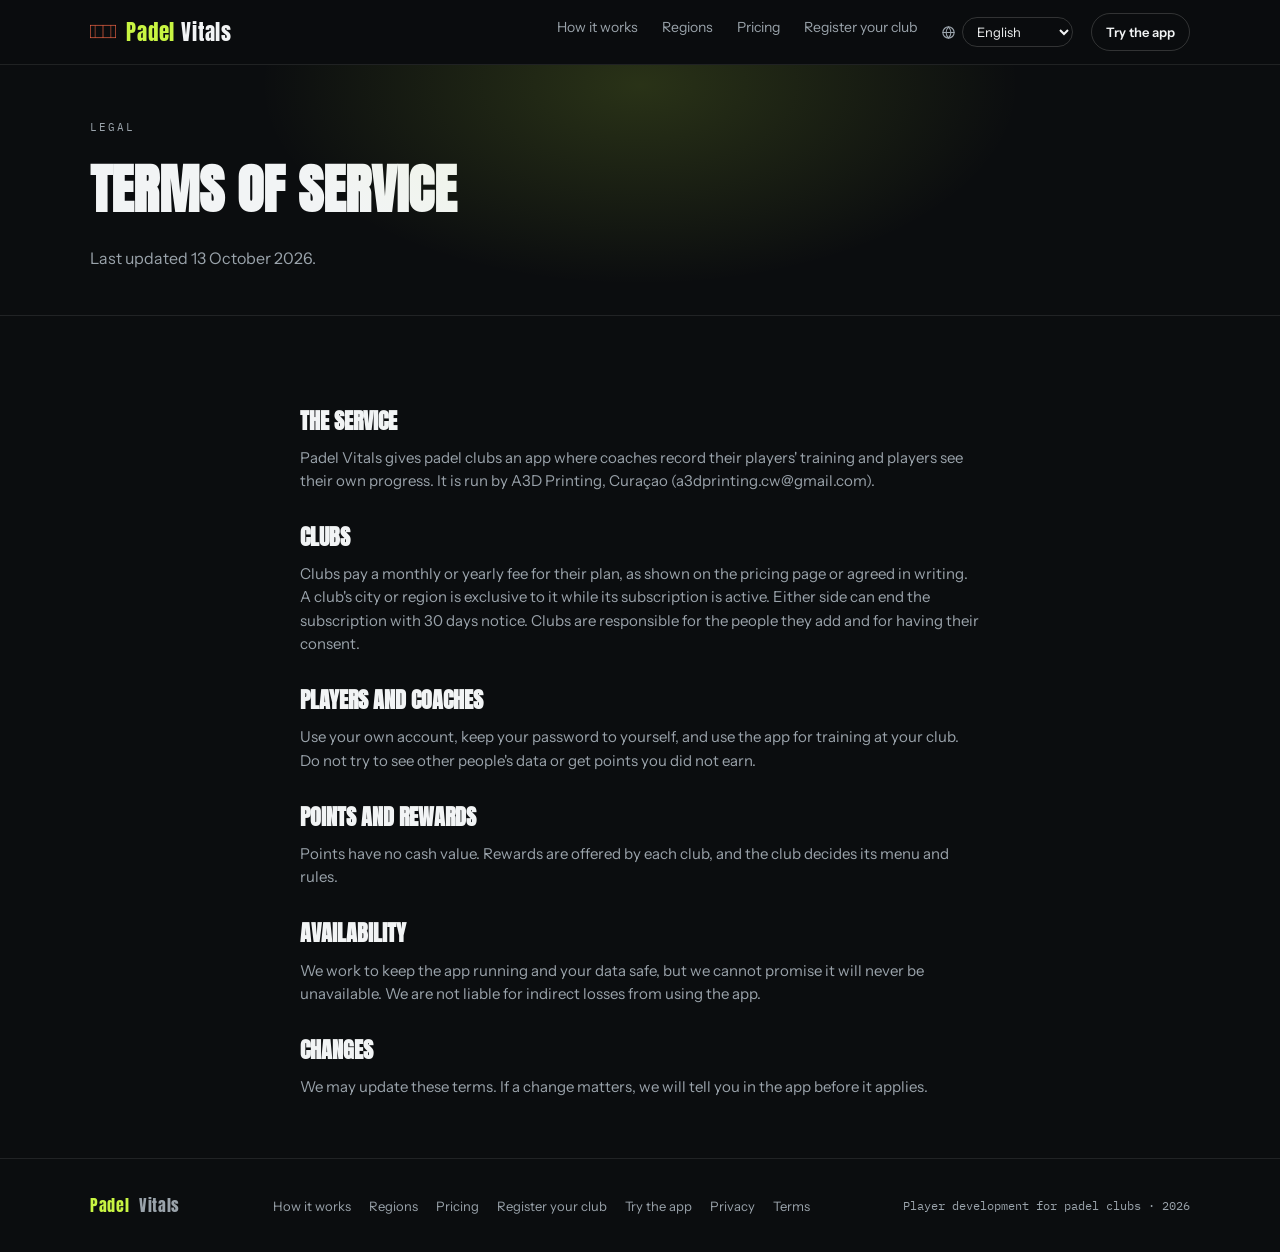
<file: terms.html>
<!doctype html>
<html lang="en">
<head>
<meta charset="utf-8">
<meta name="viewport" content="width=device-width, initial-scale=1">
<title>Terms of service | Padel Vitals</title>
<meta name="description" content="Terms of service for Padel Vitals.">
<meta name="theme-color" content="#0A1622">
<link rel="icon" href="assets/icon.svg" type="image/svg+xml">
<link rel="apple-touch-icon" href="assets/icon-180.png">
<link rel="manifest" href="manifest.webmanifest">
<meta property="og:type" content="website">
<meta property="og:title" content="Terms of service | Padel Vitals">
<meta property="og:description" content="Terms of service for Padel Vitals.">
<meta name="twitter:card" content="summary">
<link rel="preconnect" href="https://fonts.googleapis.com">
<link rel="preconnect" href="https://fonts.gstatic.com" crossorigin>
<link rel="stylesheet" href="https://fonts.googleapis.com/css2?family=Anton&family=Instrument+Sans:wght@400;500;600;700&family=IBM+Plex+Mono:wght@400;500;600&display=swap">
<link rel="stylesheet" href="assets/styles.css?v=53">
</head>
<body>
<header class="topbar">
  <div class="wrap topbar-in">
    <a class="brand" href="index.html"><svg class="court-glyph" viewBox="0 0 200 100" aria-hidden="true"><rect x="2" y="2" width="196" height="96" fill="none" stroke="#FF6B4A" stroke-width="5"/><line x1="100" y1="2" x2="100" y2="98" stroke="#FF6B4A" stroke-width="5"/><line x1="40" y1="2" x2="40" y2="98" stroke="#FF6B4A" stroke-width="4"/><line x1="160" y1="2" x2="160" y2="98" stroke="#FF6B4A" stroke-width="4"/></svg><span><span class="r2">Padel</span> Vitals</span></a>
    <nav class="topnav" id="topnav">
      <a href="index.html#how">How it works</a>
      <a href="states.html">Regions</a>
      <a href="pricing.html">Pricing</a>
      <a href="register.html">Register your club</a>
    </nav>
    <button class="menu-btn" id="menuBtn" aria-label="Menu" aria-expanded="false"><svg width="18" height="18" viewBox="0 0 20 20" fill="none" stroke="currentColor" stroke-width="1.8" stroke-linecap="round"><path d="M3 6h14M3 10h14M3 14h14"/></svg></button>
    <a class="btn btn-ghost btn-sm" href="app.html">Try the app</a>
  </div>
</header>
<section class="page-head">
  <div class="wrap inner">
    <div class="eyebrow">Legal</div>
    <h1>Terms of service</h1>
    <p>Last updated 13 October 2026.</p>
  </div>
</section>
<section class="band">
  <div class="wrap legal">
    <h2>The service</h2>
    <p>Padel Vitals gives padel clubs an app where coaches record their players' training and players see their own progress. It is run by A3D Printing, Curaçao (a3dprinting.cw@gmail.com).</p>
    <h2>Clubs</h2>
    <p>Clubs pay a monthly or yearly fee for their plan, as shown on the pricing page or agreed in writing. A club's city or region is exclusive to it while its subscription is active. Either side can end the subscription with 30 days notice. Clubs are responsible for the people they add and for having their consent.</p>
    <h2>Players and coaches</h2>
    <p>Use your own account, keep your password to yourself, and use the app for training at your club. Do not try to see other people's data or get points you did not earn.</p>
    <h2>Points and rewards</h2>
    <p>Points have no cash value. Rewards are offered by each club, and the club decides its menu and rules.</p>
    <h2>Availability</h2>
    <p>We work to keep the app running and your data safe, but we cannot promise it will never be unavailable. We are not liable for indirect losses from using the app.</p>
    <h2>Changes</h2>
    <p>We may update these terms. If a change matters, we will tell you in the app before it applies.</p>
  </div>
</section>

<footer>
  <div class="wrap foot-in">
    <a class="brand" href="index.html" style="font-size:16px"><span class="r2">Padel</span> Vitals</a>
    <nav class="foot-nav">
      <a href="index.html#how">How it works</a>
      <a href="states.html">Regions</a>
      <a href="pricing.html">Pricing</a>
      <a href="register.html">Register your club</a>
      <a href="app.html">Try the app</a>
    <a href="privacy.html">Privacy</a>
<a href="terms.html">Terms</a>
</nav>
    <div class="mono" style="font-size:11.5px">Player development for padel clubs &middot; <span id="year"></span></div>
  </div>
</footer>
<div class="toast" id="toast" role="status" aria-live="polite"></div>
<script src="assets/site-i18n.js?v=53"></script>
<script src="assets/site.js?v=53"></script>
</body>
</html>
</file>
<file: assets/styles.css>
/* R2PRO — shared stylesheet
   Dark, single-theme by choice: this is a court-side app, it commits to one look. */

[hidden]{display:none !important}

:root{
  --ink:#0B0D0F;
  --court:#171A1E;
  --court-hi:#20242A;
  --line:rgba(255,255,255,.09);
  --line-2:rgba(255,255,255,.16);
  --text:#F2F4F5;
  --muted:#9AA3AB;
  --coral:#C8F542;
  --coral-dim:rgba(200,245,66,.14);
  --ochre:#FF9F43;
  --ochre-dim:rgba(255,159,67,.14);
  --sea:#35C6D6;
  --good:#5BD98A;
  --f-display:'Anton',Impact,'Arial Narrow Bold',sans-serif;
  --f-body:'Instrument Sans',ui-sans-serif,system-ui,-apple-system,'Segoe UI',Roboto,sans-serif;
  --f-mono:'IBM Plex Mono',ui-monospace,SFMono-Regular,Menlo,monospace;
  --r:14px;
  --r-s:9px;
}
*{box-sizing:border-box}
html{color-scheme:dark}
body{
  margin:0;background:var(--ink);color:var(--text);
  font-family:var(--f-body);font-size:15px;line-height:1.55;
  -webkit-font-smoothing:antialiased;
}
img{max-width:100%}
a{color:inherit;text-decoration:none}
button{font:inherit;color:inherit;cursor:pointer;border:0;background:none}
:focus-visible{outline:2px solid var(--coral);outline-offset:2px;border-radius:4px}
h1,h2,h3,h4{text-wrap:balance;margin:0}
p{margin:0}
.mono{font-family:var(--f-mono)}
.eyebrow{font-family:var(--f-mono);font-size:11px;letter-spacing:.18em;text-transform:uppercase;color:var(--muted)}
.wrap{width:100%;max-width:1140px;margin:0 auto;padding-inline:20px}

/* ---------- buttons ---------- */
.btn{
  display:inline-flex;align-items:center;gap:9px;justify-content:center;
  padding:12px 20px;border-radius:100px;font-weight:600;font-size:14.5px;
  transition:transform .12s ease,background .15s ease,border-color .15s ease;
}
.btn:active{transform:translateY(1px)}
.btn-primary{background:var(--coral);color:#0B0D0F}
.btn-primary:hover{background:#D6FF5C}
.btn-ghost{border:1px solid var(--line-2);color:var(--text)}
.btn-ghost:hover{border-color:var(--text)}
.btn-google{background:#fff;color:#1c1c1c}
.btn-google:hover{background:#eef1f4}
.btn-sm{padding:8px 14px;font-size:13px}
.btn[disabled]{opacity:.4;cursor:not-allowed}

/* ---------- site chrome ---------- */
.topbar{position:sticky;top:0;z-index:40;backdrop-filter:blur(12px);background:rgba(11,13,15,.86);border-bottom:1px solid var(--line)}
.topbar-in{display:flex;align-items:center;gap:18px;height:64px}
.brand{display:flex;align-items:center;gap:10px;font-family:var(--f-display);font-size:21px;letter-spacing:.04em}
.brand .r2{color:var(--coral)}
.court-glyph{width:26px;height:15px;flex:none}
.topnav{display:flex;gap:24px;margin-left:auto;font-size:14px;color:var(--muted)}
.topnav a:hover{color:var(--text)}
.topnav a.here{color:var(--text);font-weight:600}
.menu-btn{display:none;margin-left:auto;padding:8px;border:1px solid var(--line-2);border-radius:var(--r-s)}
.tag{font-family:var(--f-mono);font-size:10px;letter-spacing:.12em;text-transform:uppercase;padding:3px 8px;border-radius:100px;border:1px solid var(--line-2);color:var(--muted)}

footer{border-top:1px solid var(--line);padding-block:34px;color:var(--muted);font-size:13px;margin-top:auto}
.foot-in{display:flex;flex-wrap:wrap;gap:18px;justify-content:space-between;align-items:center}
.foot-nav{display:flex;flex-wrap:wrap;gap:18px}
.foot-nav a:hover{color:var(--text)}

/* ---------- page header ---------- */
.page-head{border-bottom:1px solid var(--line);padding-block:54px 44px;position:relative;overflow:hidden}
.page-head::after{
  content:"";position:absolute;top:-180px;left:50%;transform:translateX(-50%);
  width:760px;height:400px;border-radius:50%;pointer-events:none;
  background:radial-gradient(closest-side,rgba(200,245,66,.16),transparent);
}
.page-head .inner{position:relative}
.page-head h1{font-family:var(--f-display);font-size:clamp(32px,5.4vw,54px);text-transform:uppercase;margin-block:12px 14px}
.page-head p{color:var(--muted);max-width:58ch;font-size:16px}

section.band{padding-block:60px;border-bottom:1px solid var(--line)}
section.band:last-of-type{border-bottom:0}
.band-head{max-width:62ch;margin-bottom:32px}
.band-head h2{font-family:var(--f-display);font-size:clamp(26px,3.4vw,36px);text-transform:uppercase;margin-block:10px 10px}
.band-head p{color:var(--muted)}

.grid{display:grid;gap:16px}
.g2{grid-template-columns:repeat(2,1fr)}
.g3{grid-template-columns:repeat(3,1fr)}
.g4{grid-template-columns:repeat(4,1fr)}

/* ---------- home hero ---------- */
.hero{position:relative;overflow:hidden;border-bottom:1px solid var(--line)}
.hero-court{position:absolute;inset:auto -10% -30% -10%;width:120%;opacity:.16;pointer-events:none}
.hero-glow{position:absolute;top:-220px;left:50%;transform:translateX(-50%);width:900px;height:520px;border-radius:50%;pointer-events:none;background:radial-gradient(closest-side,rgba(200,245,66,.11),transparent)}
.hero-in{position:relative;display:grid;grid-template-columns:1.15fr .85fr;gap:56px;align-items:center;padding-block:72px 80px}
.hero h1{font-family:var(--f-display);font-size:clamp(44px,7.2vw,82px);line-height:.92;text-transform:uppercase;margin-block:16px 20px}
.hero h1 em{font-style:normal;color:var(--coral)}
.hero-sub{color:var(--muted);font-size:17px;max-width:46ch}
.hero-cta{display:flex;flex-wrap:wrap;gap:12px;margin-top:28px}
.hero-note{margin-top:14px;font-size:12.5px;color:var(--muted);font-family:var(--f-mono)}

.pcard{background:linear-gradient(160deg,var(--court-hi),var(--court));border:1px solid var(--line-2);border-radius:20px;padding:22px;box-shadow:0 30px 60px -30px rgba(0,0,0,.9)}
.pcard-top{display:flex;align-items:center;gap:13px}
.pcard-rows{margin-top:18px;display:grid;gap:10px}
.prow{display:flex;justify-content:space-between;align-items:baseline;gap:12px;font-size:13.5px}
.prow span:first-child{color:var(--muted)}
.prow b{font-family:var(--f-mono);font-weight:600;font-variant-numeric:tabular-nums}
.track{height:5px;border-radius:100px;background:rgba(255,255,255,.1);overflow:hidden}
.track i{display:block;height:100%;border-radius:100px;background:var(--coral)}

.avatar{width:46px;height:46px;border-radius:50%;flex:none;display:grid;place-items:center;font-family:var(--f-display);font-size:17px;color:#0B0D0F;background:linear-gradient(140deg,var(--ochre),var(--coral))}
.avatar.sea{background:linear-gradient(140deg,var(--sea),#2E7FB8);color:#03212B}
.avatar.lg{width:64px;height:64px;font-size:23px}

.strip{border-bottom:1px solid var(--line);background:var(--court)}
.strip-in{display:flex;flex-wrap:wrap;gap:10px 34px;padding-block:18px;align-items:center}
.strip-item{display:flex;align-items:baseline;gap:9px;font-size:13px;color:var(--muted)}
.strip-item b{font-family:var(--f-display);font-size:22px;color:var(--text)}

/* feature links on the home page */
.feat{
  background:var(--court);border:1px solid var(--line);border-radius:var(--r);padding:20px;
  display:flex;flex-direction:column;gap:10px;transition:border-color .15s ease,transform .15s ease;
}
.feat:hover{border-color:var(--line-2);transform:translateY(-2px)}
.feat .ic{width:34px;height:34px;border-radius:var(--r-s);display:grid;place-items:center;background:var(--coral-dim);color:var(--coral)}
.feat h3{font-size:16px;font-weight:600}
.feat p{font-size:13.5px;color:var(--muted)}
.feat .go{font-family:var(--f-mono);font-size:12px;color:var(--coral);margin-top:auto}

/* ---------- academies ---------- */
.acad{border:1px solid var(--line);border-radius:var(--r);padding:20px;background:var(--court);display:flex;flex-direction:column;gap:12px}
.acad.live{border-color:rgba(200,245,66,.5);background:linear-gradient(165deg,rgba(200,245,66,.1),var(--court))}
.acad.soon{opacity:.6}
.acad.pitch{border-style:dashed;background:none}
.acad h3{font-size:16px;font-weight:600}
.acad p{font-size:13px;color:var(--muted)}
.dot{width:7px;height:7px;border-radius:50%;background:var(--good);display:inline-block;margin-right:7px;vertical-align:middle}
.dot.off{background:var(--muted)}

.step{display:flex;gap:16px;align-items:flex-start}
.step-n{font-family:var(--f-display);font-size:34px;color:var(--coral);line-height:1;width:38px;flex:none}
.step h3{font-size:15.5px;font-weight:600;margin-bottom:5px}
.step p{font-size:13.5px;color:var(--muted)}

.prog{border:1px solid var(--line);border-radius:var(--r);padding:20px;background:var(--court);display:flex;flex-direction:column}
.prog h3{font-size:16px;font-weight:600;margin-bottom:6px}
.prog .who{font-family:var(--f-mono);font-size:11.5px;color:var(--sea);margin-bottom:8px}
.prog p{font-size:13.5px;color:var(--muted)}
.prog .price{margin-top:14px;padding-top:14px;border-top:1px solid var(--line);font-family:var(--f-mono);font-size:13px;color:var(--ochre)}

/* ---------- pricing ---------- */
.plan{border:1px solid var(--line);border-radius:var(--r);padding:22px;background:var(--court);display:flex;flex-direction:column;gap:14px}
.plan.pick{border-color:rgba(200,245,66,.5);background:linear-gradient(170deg,rgba(200,245,66,.1),var(--court))}
.plan h3{font-size:17px;font-weight:600}
.plan .amt{font-family:var(--f-display);font-size:40px;line-height:1}
.plan .amt small{font-family:var(--f-body);font-size:13px;font-weight:500;color:var(--muted)}
.plan ul{list-style:none;margin:0;padding:0;display:grid;gap:8px;font-size:13.5px;color:var(--muted)}
.plan li{display:flex;gap:9px;align-items:flex-start}
.plan li::before{content:"";width:6px;height:6px;border-radius:50%;background:var(--coral);flex:none;margin-top:7px}

/* ---------- coaches ---------- */
.coach{border:1px solid var(--line);border-radius:var(--r);padding:18px;background:var(--court);display:flex;flex-direction:column;gap:12px}
.coach-top{display:flex;gap:13px;align-items:center}
.coach-top h3{font-size:15.5px;font-weight:600}
.coach-role{font-size:12px;color:var(--coral);font-family:var(--f-mono);letter-spacing:.04em}
.coach p{font-size:13px;color:var(--muted)}
.chips{display:flex;flex-wrap:wrap;gap:6px}
.chip{font-family:var(--f-mono);font-size:10.5px;letter-spacing:.06em;text-transform:uppercase;padding:4px 9px;border-radius:100px;background:rgba(255,255,255,.06);color:var(--muted);border:1px solid var(--line)}
.chip.ochre{color:var(--ochre);border-color:var(--ochre-dim);background:var(--ochre-dim)}
.chip.sea{color:var(--sea);border-color:rgba(53,198,214,.22);background:rgba(53,198,214,.1)}
.cprof{background:var(--court);border:1px solid var(--line);border-radius:var(--r);padding:18px;display:flex;gap:16px}
.cprof .body{display:flex;flex-direction:column;gap:9px;min-width:0}
.cprof h3{font-size:16px;font-weight:600}

.cta-band{padding-block:72px;text-align:center;background:radial-gradient(ellipse at 50% 0%,rgba(200,245,66,.08),transparent 65%)}
.cta-band h2{font-family:var(--f-display);font-size:clamp(28px,4.6vw,48px);text-transform:uppercase;margin-bottom:14px}
.cta-band p{color:var(--muted);max-width:52ch;margin:0 auto 26px}

/* ================= APP ================= */
.appbar{position:sticky;top:0;z-index:50;background:rgba(11,13,15,.92);backdrop-filter:blur(12px);border-bottom:1px solid var(--line)}
.appbar-in{display:flex;align-items:center;gap:14px;height:62px;padding-inline:20px;max-width:1240px;margin:0 auto}
.switcher{position:relative;margin-left:6px}
.switch-btn{display:flex;align-items:center;gap:9px;padding:7px 12px;border-radius:100px;border:1px solid var(--line-2);font-size:13px}
.switch-btn:hover{border-color:var(--text)}
.switch-menu{position:absolute;top:calc(100% + 8px);left:0;width:252px;background:var(--court-hi);border:1px solid var(--line-2);border-radius:var(--r);padding:6px;box-shadow:0 24px 50px -20px rgba(0,0,0,.9)}
.switch-menu button{display:block;width:100%;text-align:left;padding:10px 12px;border-radius:var(--r-s);font-size:13.5px}
.switch-menu button:hover{background:rgba(255,255,255,.07)}
.switch-menu .sub{display:block;font-size:11.5px;color:var(--muted);font-family:var(--f-mono)}
.pts-chip{margin-left:auto;display:flex;align-items:center;gap:8px;padding:7px 14px;border-radius:100px;background:var(--ochre-dim);border:1px solid rgba(255,159,67,.3);color:var(--ochre);font-family:var(--f-mono);font-weight:600;font-size:13.5px;font-variant-numeric:tabular-nums}

.shell{display:grid;grid-template-columns:216px 1fr;max-width:1240px;margin:0 auto}
.side{border-right:1px solid var(--line);padding:20px 14px;position:sticky;top:62px;height:calc(100vh - 62px)}
.side nav{display:flex;flex-direction:column;gap:3px}
.navbtn{display:flex;align-items:center;gap:11px;padding:10px 12px;border-radius:var(--r-s);font-size:14px;color:var(--muted);width:100%;text-align:left}
.navbtn:hover{background:rgba(255,255,255,.05);color:var(--text)}
.navbtn.active{background:var(--coral-dim);color:var(--coral);font-weight:600}
.navbtn svg{flex:none}
.side-foot{position:absolute;bottom:20px;left:14px;right:14px;font-size:11.5px;color:var(--muted);font-family:var(--f-mono);line-height:1.5}
.main{padding:28px 24px 110px;min-width:0}
.view{display:none}
.view.on{display:block}
.view-head{margin-bottom:22px}
.view-head h2{font-family:var(--f-display);font-size:30px;text-transform:uppercase}
.view-head p{color:var(--muted);font-size:14px;margin-top:4px}

.card{background:var(--court);border:1px solid var(--line);border-radius:var(--r);padding:18px}
.card-hd{display:flex;align-items:center;justify-content:space-between;gap:12px;margin-bottom:14px}
.card-hd h3{font-size:14px;font-weight:600}

.tiles{display:grid;grid-template-columns:repeat(4,1fr);gap:14px}
.tile{background:var(--court);border:1px solid var(--line);border-radius:var(--r);padding:16px;position:relative;overflow:hidden}
.tile .lab{font-family:var(--f-mono);font-size:10.5px;letter-spacing:.14em;text-transform:uppercase;color:var(--muted)}
.tile .val{font-family:var(--f-display);font-size:38px;margin-top:8px;display:flex;align-items:baseline;gap:6px;line-height:.9}
.tile .val small{font-family:var(--f-body);font-size:13px;font-weight:500;color:var(--muted)}
.tile .delta{margin-top:8px;font-size:12px;font-family:var(--f-mono);color:var(--good)}
.tile::after{content:"";position:absolute;left:0;top:0;bottom:0;width:3px;background:var(--sea)}
.tile.pts::after{background:var(--ochre)}
.tile.rate::after{background:var(--coral)}
.tile.streak::after{background:var(--good)}

.next{background:linear-gradient(150deg,rgba(200,245,66,.16),var(--court) 60%);border:1px solid rgba(200,245,66,.3);border-radius:var(--r);padding:20px;display:flex;flex-wrap:wrap;gap:18px;align-items:center;justify-content:space-between}
.next .when{font-family:var(--f-display);font-size:26px;text-transform:uppercase}
.next .meta{color:var(--muted);font-size:13.5px;margin-top:4px}

.feed{display:flex;flex-direction:column}
.fitem{display:flex;gap:12px;align-items:flex-start;padding:11px 0;border-bottom:1px solid var(--line)}
.fitem:last-child{border-bottom:0;padding-bottom:0}
.fdot{width:8px;height:8px;border-radius:50%;margin-top:7px;flex:none;background:var(--sea)}
.fdot.o{background:var(--ochre)}
.fdot.g{background:var(--good)}
.fitem .t{font-size:13.5px}
.fitem .d{font-size:11.5px;color:var(--muted);font-family:var(--f-mono);margin-top:2px}
.fitem .amt{margin-left:auto;font-family:var(--f-mono);font-size:13px;color:var(--ochre);white-space:nowrap;font-weight:600}
.fitem .amt.neg{color:var(--muted)}

.skills{display:grid;grid-template-columns:repeat(3,1fr);gap:14px}
.skill{background:var(--court);border:1px solid var(--line);border-radius:var(--r);padding:16px}
.skill-top{display:flex;justify-content:space-between;align-items:flex-start;gap:10px}
.skill-name{font-size:14.5px;font-weight:600}
.skill-es{font-family:var(--f-mono);font-size:11px;color:var(--muted);margin-top:2px}
.skill-score{font-family:var(--f-display);font-size:28px;line-height:1}
.skill-score small{font-family:var(--f-body);font-size:12px;color:var(--muted);font-weight:500}
.skill .track{margin-top:13px}
.skill .track i{background:linear-gradient(90deg,var(--sea),var(--coral))}
.skill-foot{display:flex;justify-content:space-between;gap:10px;margin-top:10px;font-size:11.5px;color:var(--muted);font-family:var(--f-mono)}
.up{color:var(--good)}

.two{display:grid;grid-template-columns:1.05fr .95fr;gap:16px}
.note{border-left:2px solid var(--coral);padding:2px 0 2px 14px;margin-bottom:14px}
.note p{font-size:13.5px}
.note .by{font-size:11.5px;color:var(--muted);font-family:var(--f-mono);margin-top:5px}

.balance{background:linear-gradient(150deg,rgba(255,159,67,.18),var(--court) 62%);border:1px solid rgba(255,159,67,.32);border-radius:var(--r);padding:24px;display:flex;flex-wrap:wrap;gap:20px;align-items:center;justify-content:space-between}
.balance .big{font-family:var(--f-display);font-size:62px;line-height:.9;color:var(--ochre)}
.balance .lab{font-family:var(--f-mono);font-size:11px;letter-spacing:.16em;text-transform:uppercase;color:var(--muted)}
.earn{display:flex;flex-wrap:wrap;gap:8px}

.shop{display:grid;grid-template-columns:repeat(4,1fr);gap:14px}
.item{background:var(--court);border:1px solid var(--line);border-radius:var(--r);padding:15px;display:flex;flex-direction:column;gap:9px}
.item .ico{font-size:26px;line-height:1}
.item h4{font-size:14px;font-weight:600}
.item .sub{font-size:11.5px;color:var(--muted);font-family:var(--f-mono)}
.item .cost{font-family:var(--f-mono);font-weight:600;color:var(--ochre);font-size:14px;margin-top:auto}
.item button{width:100%;border:1px solid var(--line-2);border-radius:100px;padding:8px;font-size:12.5px;font-weight:600}
.item button:hover:not([disabled]){background:var(--ochre);color:#2B1B00;border-color:var(--ochre)}

.filters{display:flex;flex-wrap:wrap;gap:8px;margin-bottom:16px}
.fbtn{font-family:var(--f-mono);font-size:11.5px;letter-spacing:.06em;text-transform:uppercase;padding:7px 13px;border-radius:100px;border:1px solid var(--line);color:var(--muted)}
.fbtn.on{background:var(--coral);border-color:var(--coral);color:#0B0D0F;font-weight:600}
.drills{display:grid;grid-template-columns:repeat(3,1fr);gap:14px}
.drill{background:var(--court);border:1px solid var(--line);border-radius:var(--r);overflow:hidden;display:flex;flex-direction:column}
.thumb{height:112px;position:relative;display:grid;place-items:center;border-bottom:1px solid var(--line)}
.thumb .play{width:42px;height:42px;border-radius:50%;background:rgba(11,13,15,.6);border:1px solid rgba(255,255,255,.35);display:grid;place-items:center}
.thumb .dur{position:absolute;right:9px;bottom:9px;font-family:var(--f-mono);font-size:11px;background:rgba(11,13,15,.78);padding:3px 7px;border-radius:5px}
.drill-body{padding:14px;display:flex;flex-direction:column;gap:9px;flex:1}
.drill h4{font-size:14.5px;font-weight:600}
.drill .by{font-size:11.5px;color:var(--muted);font-family:var(--f-mono)}
.drill .done{margin-top:auto;border:1px solid var(--line-2);border-radius:100px;padding:8px;font-size:12.5px;font-weight:600}
.drill .done:hover{border-color:var(--good);color:var(--good)}
.drill.complete{opacity:.62}
.drill.complete .done{background:rgba(91,217,138,.14);border-color:rgba(91,217,138,.4);color:var(--good)}
.upload{border:1.5px dashed var(--line-2);border-radius:var(--r);display:flex;flex-direction:column;align-items:center;justify-content:center;gap:8px;padding:26px;text-align:center;color:var(--muted);min-height:220px}
.upload:hover{border-color:var(--coral);color:var(--coral)}

.cgrid{display:grid;grid-template-columns:repeat(2,1fr);gap:14px}

.tabbar{display:none;position:fixed;left:0;right:0;bottom:0;z-index:60;background:rgba(11,13,15,.96);backdrop-filter:blur(12px);border-top:1px solid var(--line);padding:7px 6px calc(7px + env(safe-area-inset-bottom))}
.tabbar nav{display:flex;justify-content:space-around}
.tabbtn{display:flex;flex-direction:column;align-items:center;gap:3px;padding:5px 8px;color:var(--muted);font-size:10px;font-family:var(--f-mono)}
.tabbtn.active{color:var(--coral)}

.toast{position:fixed;left:50%;bottom:26px;transform:translate(-50%,20px);z-index:99;background:var(--court-hi);border:1px solid var(--line-2);border-radius:100px;padding:11px 20px;font-size:13.5px;box-shadow:0 20px 40px -16px rgba(0,0,0,.9);opacity:0;pointer-events:none;transition:opacity .2s ease,transform .2s ease}
.toast.show{opacity:1;transform:translate(-50%,0)}
.proto{position:fixed;right:14px;top:74px;z-index:70;font-family:var(--f-mono);font-size:10px;letter-spacing:.14em;text-transform:uppercase;color:var(--muted);border:1px solid var(--line);background:rgba(11,13,15,.8);padding:5px 10px;border-radius:100px}

@media (prefers-reduced-motion:reduce){*{transition:none!important;animation:none!important}}

@media (max-width:1000px){
  .hero-in{grid-template-columns:1fr;gap:40px;padding-block:52px 60px}
  .g4{grid-template-columns:repeat(2,1fr)}
  .tiles{grid-template-columns:repeat(2,1fr)}
  .skills{grid-template-columns:repeat(2,1fr)}
  .drills{grid-template-columns:repeat(2,1fr)}
  .shop{grid-template-columns:repeat(3,1fr)}
  .two{grid-template-columns:1fr}
  .shell{grid-template-columns:1fr}
  .side{display:none}
  .tabbar{display:block}
  .main{padding:22px 18px 96px}
}
@media (max-width:680px){
  .topnav{display:none}
  .topnav.open{display:flex;position:absolute;top:64px;left:0;right:0;flex-direction:column;gap:0;background:var(--court);border-bottom:1px solid var(--line);padding:8px 20px 16px}
  .topnav.open a{padding:10px 0;border-bottom:1px solid var(--line)}
  .menu-btn{display:block}
  .g2,.g3,.g4{grid-template-columns:1fr}
  .skills,.drills,.cgrid{grid-template-columns:1fr}
  .shop{grid-template-columns:repeat(2,1fr)}
  .tiles{grid-template-columns:repeat(2,1fr)}
  .balance .big{font-size:48px}
  .view-head h2{font-size:24px}
  .cprof{flex-direction:column}
  .page-head{padding-block:38px 32px}
}

/* ---------- skill profile carousel (radar <-> body map) ---------- */
.pcarousel{position:relative}
.pslides{
  display:flex;overflow-x:auto;scroll-snap-type:x mandatory;
  scrollbar-width:none;-ms-overflow-style:none;-webkit-overflow-scrolling:touch;
}
.pslides::-webkit-scrollbar{display:none}
.pslide{flex:0 0 100%;min-width:0;scroll-snap-align:center}
.pseg{display:flex;gap:3px;padding:3px;border:1px solid var(--line);border-radius:100px;background:rgba(255,255,255,.04)}
.pseg button{
  padding:5px 11px;border-radius:100px;font-family:var(--f-mono);
  font-size:10.5px;letter-spacing:.08em;text-transform:uppercase;color:var(--muted);
}
.pseg button:hover{color:var(--text)}
.pseg button.on{background:var(--coral);color:#0B0D0F;font-weight:600}
.pfoot{
  display:flex;align-items:center;justify-content:space-between;gap:12px;
  margin-top:10px;padding-top:10px;border-top:1px solid var(--line);
  font-family:var(--f-mono);font-size:10.5px;letter-spacing:.06em;text-transform:uppercase;color:var(--muted);
}
.scale{display:flex;gap:10px;flex-wrap:wrap}
.scale span{display:flex;align-items:center;gap:5px}
.scale i{width:8px;height:8px;border-radius:2px;display:block}
.swipe{display:flex;align-items:center;gap:6px;white-space:nowrap}
@media (max-width:680px){ .pfoot{flex-direction:column;align-items:flex-start;gap:8px} }

/* ---------- body map slide: a pose per shot ---------- */
.bmap{
  display:grid;grid-template-columns:minmax(140px,1fr) minmax(176px,.95fr);
  gap:14px;align-items:center;padding:4px 2px;
}
.bstage{display:flex;flex-direction:column;gap:6px;min-width:0}
.bfig svg{width:100%;height:auto;display:block;max-height:280px;margin:0 auto}
.bcap{text-align:center}
.bcap .bk{font-family:var(--f-display);font-size:21px;text-transform:uppercase;letter-spacing:.01em}
.bcap .be{font-family:var(--f-mono);font-size:10px;letter-spacing:.06em;text-transform:uppercase;color:var(--muted);margin-top:2px}
.bcap .bv{font-family:var(--f-display);font-size:34px;line-height:1;margin-top:6px}
.bcap .bv small{font-family:var(--f-body);font-size:12px;font-weight:500;color:var(--muted)}

.blist{display:flex;flex-direction:column;gap:1px;min-width:0}
.brow{
  display:grid;grid-template-columns:9px 1fr auto;gap:10px;align-items:center;
  padding:6px 9px;border-radius:var(--r-s);text-align:left;width:100%;
  border:1px solid transparent;transition:background .14s ease,border-color .14s ease;
}
.brow:hover{background:rgba(255,255,255,.06)}
.brow.on{background:rgba(255,255,255,.07);border-color:var(--line-2)}
.bd{width:9px;height:9px;border-radius:50%}
.bn{font-size:13px;font-weight:500;min-width:0;display:flex;flex-direction:column;line-height:1.25}
.bn small{font-family:var(--f-mono);font-size:9.5px;letter-spacing:.06em;text-transform:uppercase;color:var(--muted);font-weight:400}
.bs{font-family:var(--f-display);font-size:19px;font-variant-numeric:tabular-nums;line-height:1}
.pslide{display:flex;align-items:center}
.pslide > *{width:100%}
@media (max-width:560px){
  .bmap{grid-template-columns:1fr;gap:10px}
  .bfig svg{max-height:220px}
}

/* ============================================================
   v2 — schedule, squad, coach tools, kantine, modal, language
   ============================================================ */

html{scroll-behavior:smooth}
.skip{position:absolute;left:-9999px;top:0;z-index:100;background:var(--coral);color:#0B0D0F;padding:10px 16px;border-radius:0 0 10px 0;font-weight:600}
.skip:focus{left:0}
.muted{color:var(--muted);font-size:13.5px}
.small{font-size:12.5px}
.coral{color:var(--coral)}
.stack{margin-top:18px}
.stack-col{display:flex;flex-direction:column;gap:16px}
.track.tall{height:8px}
.empty{color:var(--muted);font-size:13px;padding:10px 0}
.row-btns{display:flex;gap:8px;flex-wrap:wrap;margin-top:2px}
.cbio{font-size:13px;color:var(--muted)}
.link-btn{font-family:var(--f-mono);font-size:11.5px;letter-spacing:.06em;text-transform:uppercase;color:var(--muted);text-decoration:underline;text-underline-offset:3px;padding:6px 0}
.link-btn:hover{color:var(--text)}
.skill-foot .down{color:#FF5A5A}

/* app chrome */
.app-body{padding-bottom:env(safe-area-inset-bottom)}
.proto{top:auto;bottom:calc(76px + env(safe-area-inset-bottom));right:12px;max-width:62vw;text-align:right;line-height:1.5;text-transform:none;letter-spacing:.02em;font-size:9.5px}
.netbar{position:sticky;top:0;z-index:60;background:var(--ochre);color:#2A1B03;font-size:12.5px;font-weight:600;padding:7px 16px;text-align:center}
.appbar-in{gap:10px}
.seg{display:flex;gap:2px;padding:3px;border:1px solid var(--line);border-radius:100px;background:rgba(255,255,255,.04)}
.seg button{padding:6px 12px;border-radius:100px;font-family:var(--f-mono);font-size:10.5px;letter-spacing:.08em;text-transform:uppercase;color:var(--muted)}
.seg button:hover{color:var(--text)}
.seg button.on{background:var(--coral);color:#0B0D0F;font-weight:600}
.roles{margin-left:auto}
.langpick{display:flex;gap:4px;margin-bottom:12px}
.langpick button{padding:4px 8px;border-radius:6px;border:1px solid var(--line);font-family:var(--f-mono);font-size:10.5px;color:var(--muted)}
.langpick button.on{background:var(--coral-dim);border-color:rgba(200,245,66,.45);color:var(--coral)}
.signout{color:var(--coral);text-decoration:underline;display:inline-block;margin-top:6px}
.side-foot{position:absolute;bottom:18px;left:14px;right:14px}

/* dashboard extras */
.next{margin-bottom:16px}
.next-act{display:flex;gap:10px;flex-wrap:wrap}
.tiles{margin-bottom:16px}
.goal{display:flex;align-items:center;gap:14px;margin-top:14px;padding-top:14px;border-top:1px solid var(--line)}
.ring-txt b{font-family:var(--f-display);font-size:22px;display:block;line-height:1}
.ring-txt span{font-size:12.5px;color:var(--muted)}
.goal svg{flex:none}

/* schedule */
.sessions{display:flex;flex-direction:column;gap:12px}
.sess{display:grid;grid-template-columns:84px 1fr auto;gap:16px;align-items:center;background:var(--court);border:1px solid var(--line);border-left:3px solid var(--line-2);border-radius:var(--r);padding:16px 18px}
.sess.in{border-left-color:var(--good);background:linear-gradient(100deg,rgba(91,217,138,.09),var(--court) 40%)}
.sess.out{opacity:.55;border-left-color:var(--muted)}
.sess-when{display:flex;flex-direction:column;gap:2px}
.sess-when b{font-family:var(--f-display);font-size:17px;text-transform:uppercase;line-height:1.1}
.sess-when span{font-family:var(--f-mono);font-size:15px;color:var(--coral)}
.sess-body{min-width:0;display:flex;flex-direction:column;gap:6px}
.sess-body h4{font-size:15px;font-weight:600}
.sess-meta{font-family:var(--f-mono);font-size:11.5px;color:var(--muted)}
.sess-body p{font-size:13px;color:var(--muted)}
.sess-act{display:flex;flex-direction:column;gap:7px;align-items:stretch;text-align:center}

/* squad standings */
.standings{display:flex;flex-direction:column}
.rank{display:grid;grid-template-columns:26px 30px 1fr auto auto;gap:12px;align-items:center;padding:10px 0;border-bottom:1px solid var(--line)}
.rank:last-child{border-bottom:0}
.rank.me{background:linear-gradient(90deg,var(--coral-dim),transparent);margin-inline:-18px;padding-inline:18px;border-radius:var(--r-s)}
.rank .pos{font-family:var(--f-display);font-size:18px;color:var(--muted);text-align:center}
.rank.me .pos{color:var(--coral)}
.avatar.sm{width:30px;height:30px;font-size:11px}
.rank .who{font-size:13.5px;display:flex;flex-direction:column;line-height:1.3;min-width:0}
.rank .who em{font-style:normal;color:var(--coral);font-family:var(--f-mono);font-size:11px;text-transform:uppercase}
.rank .who small{font-family:var(--f-mono);font-size:10.5px;color:var(--muted)}
.rank .fire{font-family:var(--f-mono);font-size:12px;color:var(--muted)}
.rank .pt{font-family:var(--f-mono);font-weight:600;font-size:14px;color:var(--ochre);font-variant-numeric:tabular-nums}

.badges{display:grid;grid-template-columns:repeat(4,1fr);gap:12px}
.badge{background:var(--court);border:1px solid var(--line);border-radius:var(--r);padding:16px;display:flex;flex-direction:column;gap:5px;align-items:flex-start}
.badge .bi{font-size:24px;line-height:1}
.badge b{font-size:13.5px;font-weight:600}
.badge small{font-size:11.5px;color:var(--muted);line-height:1.4}
.badge.off{opacity:.42;border-style:dashed}
.badge.off .bi{filter:grayscale(1)}

/* coach tools */
.roster{display:flex;flex-direction:column;gap:4px}
.rrow{display:grid;grid-template-columns:30px 1fr auto;gap:12px;align-items:center;text-align:left;padding:8px 10px;border-radius:var(--r-s);border:1px solid transparent;width:100%}
.rrow:hover{background:rgba(255,255,255,.05)}
.rrow.on{background:rgba(91,217,138,.1);border-color:rgba(91,217,138,.35)}
.rrow .who{font-size:13.5px;display:flex;flex-direction:column;line-height:1.3}
.rrow .who small{font-family:var(--f-mono);font-size:10.5px;color:var(--muted)}
.rrow .state{font-family:var(--f-mono);font-size:11px;letter-spacing:.06em;text-transform:uppercase;color:var(--muted)}
.rrow.on .state{color:var(--good)}

.field{display:flex;flex-direction:column;gap:6px;margin-bottom:12px}
.field > span{font-family:var(--f-mono);font-size:10.5px;letter-spacing:.12em;text-transform:uppercase;color:var(--muted)}
.field input,.field select{
  background:rgba(255,255,255,.05);border:1px solid var(--line-2);border-radius:var(--r-s);
  color:var(--text);font:inherit;font-size:14px;padding:10px 12px;width:100%;
}
.field input:focus,.field select:focus{border-color:var(--coral);outline:none}
.field-row{display:grid;grid-template-columns:1fr 1fr;gap:12px}
.field.range span b{font-family:var(--f-mono);color:var(--coral);font-size:14px}
.field input[type=range]{padding:0;background:none;border:0;accent-color:var(--coral)}

/* kantine staff */
.bar-card{max-width:460px}
.codein{font-family:var(--f-mono);font-size:30px!important;letter-spacing:.28em;text-align:center;text-transform:uppercase}
.verdict{margin-top:16px;border-radius:var(--r);padding:16px;display:flex;flex-direction:column;gap:6px;border:1px solid var(--line-2)}
.verdict b{font-family:var(--f-display);font-size:20px;text-transform:uppercase}
.verdict span{font-size:13px;color:var(--muted)}
.verdict .big{font-size:17px;color:var(--text);font-weight:600}
.verdict.good{background:rgba(91,217,138,.1);border-color:rgba(91,217,138,.4)}
.verdict.good b{color:var(--good)}
.verdict.warn{background:var(--ochre-dim);border-color:rgba(255,159,67,.4)}
.verdict.warn b{color:var(--ochre)}
.verdict.bad{background:rgba(255,90,90,.1);border-color:rgba(255,90,90,.4)}
.verdict.bad b{color:#FF5A5A;font-size:15px;text-transform:none;font-family:var(--f-body)}
.verdict .btn{margin-top:8px}

/* modal with the kantine code */
.modal[hidden]{display:none}
.modal{position:fixed;inset:0;z-index:90;background:rgba(5,12,20,.72);backdrop-filter:blur(6px);display:grid;place-items:center;padding:20px;animation:fade .18s ease}
.sheet{position:relative;width:100%;max-width:360px;background:var(--court-hi);border:1px solid var(--line-2);border-radius:20px;padding:26px 22px;box-shadow:0 40px 80px -30px #000;animation:pop .22s cubic-bezier(.2,.9,.3,1.2)}
.sheet-x{position:absolute;top:10px;right:14px;font-size:26px;line-height:1;color:var(--muted)}
.sheet-x:hover{color:var(--text)}
@keyframes fade{from{opacity:0}}
@keyframes pop{from{opacity:0;transform:translateY(14px) scale(.97)}}
.code-wrap{text-align:center;display:flex;flex-direction:column;align-items:center;gap:10px}
.code-wrap h3{font-family:var(--f-display);font-size:24px;text-transform:uppercase}
.qr{width:190px;padding:10px;background:#fff;border-radius:12px}
.qr svg{display:block;width:100%;height:auto}
.code-big{font-family:var(--f-mono);font-size:30px;font-weight:600;letter-spacing:.28em;padding-left:.28em;color:var(--ochre)}
.code-exp{font-family:var(--f-mono);font-size:12px;color:var(--sea)}
.code-exp.dead{color:#FF5A5A}
.code-note{font-size:12.5px;color:var(--muted)}

/* upload tile is a button now */
.upload{display:flex;flex-direction:column;align-items:center;justify-content:center;gap:7px;text-align:center;color:var(--muted);border:1px dashed var(--line-2);border-radius:var(--r);padding:22px;min-height:150px;width:100%}
.upload:hover{border-color:var(--coral);color:var(--text)}
.ul-t{font-weight:600;font-size:13.5px}
.ul-s{font-size:12px;max-width:24ch}

/* install prompt */
.installbar{position:fixed;left:12px;right:12px;bottom:calc(78px + env(safe-area-inset-bottom));z-index:80;display:flex;align-items:center;gap:10px;background:var(--court-hi);border:1px solid var(--line-2);border-radius:100px;padding:8px 10px 8px 18px;font-size:13px;box-shadow:0 20px 40px -20px #000}
.installbar span{margin-right:auto}

@media (max-width:900px){
  .roles{order:3;margin-left:0}
  .appbar-in{flex-wrap:wrap;height:auto;padding-block:10px;gap:8px}
  .switcher{order:4}
  .badges{grid-template-columns:repeat(2,1fr)}
}
@media (max-width:680px){
  .sess{grid-template-columns:64px 1fr;gap:12px}
  .sess-act{grid-column:1 / -1;flex-direction:row;flex-wrap:wrap}
  .sess-act .btn{flex:1}
  .field-row{grid-template-columns:1fr}
  .rank{grid-template-columns:22px 28px 1fr auto;gap:9px}
  .rank .fire{display:none}
  .installbar{border-radius:14px;flex-wrap:wrap}
}

/* pricing controls */
.pricebar{display:flex;flex-wrap:wrap;gap:10px;justify-content:space-between;align-items:center;margin-bottom:22px}
.pricebar .seg button{font-size:11px}
.plan .amt-val{font-variant-numeric:tabular-nums}

/* ============================================================
   Court-side additions: scanning, live codes, the bar queue,
   the next action card, and the phone-first behaviour that makes
   all of it usable one-handed on a wet phone.
   ============================================================ */

/* ---------- body lock while a sheet is open (iOS safe) ---------- */
body.locked{position:fixed;left:0;right:0;width:100%;overflow:hidden}

/* ---------- toast gains an action ---------- */
.toast{display:flex;align-items:center;gap:14px}
.toast-act{font-family:var(--f-mono);font-size:12px;letter-spacing:.1em;text-transform:uppercase;color:var(--ochre);padding:2px 2px;min-height:auto}
.toast-act:hover{color:#ffd47a}

/* ---------- do this next ---------- */
.nba{
  display:grid;grid-template-columns:1fr auto;align-items:center;gap:4px 14px;
  width:100%;text-align:left;margin-top:14px;padding:16px 18px;
  background:linear-gradient(120deg,var(--coral-dim),rgba(53,198,214,.10));
  border:1px solid rgba(200,245,66,.34);border-radius:var(--r);
  transition:border-color .18s ease,transform .18s ease;
}
.nba:hover{border-color:var(--coral)}
.nba:active{transform:translateY(1px)}
.nba-eye{grid-column:1;font-family:var(--f-mono);font-size:10.5px;letter-spacing:.18em;text-transform:uppercase;color:var(--coral)}
.nba-t{grid-column:1;font-weight:600;font-size:15.5px}
.nba-s{grid-column:1;font-size:13px;color:var(--muted)}
.nba-arrow{grid-column:2;grid-row:1/4;color:var(--coral);flex:none}

/* ---------- the live code the player still has to spend ---------- */
.livecode{margin-bottom:14px}
.lc-in{
  display:flex;align-items:center;justify-content:space-between;gap:14px;flex-wrap:wrap;
  padding:14px 16px;border-radius:var(--r);
  background:var(--ochre-dim);border:1px solid rgba(255,159,67,.36);
}
.lc-item{font-weight:600;font-size:15px;margin-top:2px}
.lc-meta{font-family:var(--f-mono);font-size:12.5px;color:var(--ochre)}
.lc-meta b{letter-spacing:.2em}

/* ---------- tappable history rows ---------- */
.fitem.tap{width:100%;text-align:left;border-radius:var(--r-s);transition:background .16s ease}
.fitem.tap:hover{background:rgba(255,255,255,.045)}
.fitem.tap:active{background:rgba(255,255,255,.08)}

/* ---------- scanning ---------- */
.btn-scan{display:flex;align-items:center;justify-content:center;gap:10px;width:100%;padding:15px}
.or{display:flex;align-items:center;gap:12px;margin:16px 0 4px;font-family:var(--f-mono);font-size:11px;letter-spacing:.16em;text-transform:uppercase;color:var(--muted)}
.or::before,.or::after{content:"";flex:1;height:1px;background:var(--line)}

.scanwrap{position:relative;margin-bottom:14px;border-radius:var(--r);overflow:hidden;background:#000;aspect-ratio:4/3;max-width:100%}
.scanwrap video{width:100%;height:100%;object-fit:cover;display:block}
.scanframe{position:absolute;inset:16% 14%;pointer-events:none}
.scanframe i{position:absolute;width:30px;height:30px;border:3px solid var(--coral);border-radius:5px}
.scanframe i:nth-child(1){top:0;left:0;border-right:0;border-bottom:0}
.scanframe i:nth-child(2){top:0;right:0;border-left:0;border-bottom:0}
.scanframe i:nth-child(3){bottom:0;left:0;border-right:0;border-top:0}
.scanframe i:nth-child(4){bottom:0;right:0;border-left:0;border-top:0}
.scanbar{position:absolute;top:10px;right:10px;display:flex;gap:8px}
.scanbar .btn{background:rgba(11,13,15,.72);backdrop-filter:blur(6px)}
.scanbar .btn.on{background:var(--ochre);color:#2A1B00;border-color:var(--ochre)}
.scanhint{position:absolute;left:0;right:0;bottom:0;margin:0;padding:10px 14px;font-size:12.5px;text-align:center;color:var(--text);background:linear-gradient(to top,rgba(5,12,20,.9),transparent)}

/* ---------- codes waiting at the bar ---------- */
.queue{display:flex;flex-direction:column;gap:8px}
.qrow{
  display:grid;grid-template-columns:auto 1fr auto;align-items:center;gap:14px;
  width:100%;text-align:left;padding:12px 14px;min-height:56px;
  background:var(--court-hi);border:1px solid var(--line);border-radius:var(--r-s);
  transition:border-color .16s ease;
}
.qrow:hover{border-color:var(--sea)}
.qrow:active{transform:translateY(1px)}
.qcode{font-family:var(--f-mono);font-weight:600;font-size:16px;letter-spacing:.18em;color:var(--ochre)}
.qrow .who{display:flex;flex-direction:column;font-size:14px}
.qrow .who small{color:var(--muted);font-size:12px}
.qleft{font-family:var(--f-mono);font-size:13px;color:var(--sea)}

/* ---------- roster tools ---------- */
.roster-tools{display:flex;gap:8px;margin-bottom:12px}
.find{
  flex:1;min-width:0;padding:11px 13px;font:inherit;font-size:14px;
  background:var(--ink);color:var(--text);
  border:1px solid var(--line-2);border-radius:var(--r-s);
}
.find:focus{border-color:var(--coral);outline:none}
.find::-webkit-search-cancel-button{filter:invert(.6)}

/* ---------- phone-first ---------- */
@media (max-width:680px){
  /* the dialog becomes a sheet that comes up from the thumb, not a box in the middle */
  .modal{place-items:end center;padding:0}
  .sheet{
    max-width:none;border-radius:22px 22px 0 0;
    padding:26px 20px calc(26px + env(safe-area-inset-bottom));
    animation:sheetUp .24s cubic-bezier(.2,.9,.3,1.05);
  }
  @keyframes sheetUp{from{transform:translateY(100%)}}

  .lc-in{align-items:stretch;flex-direction:column}
  .lc-in .btn{width:100%}
  .roster-tools{flex-wrap:wrap}
  .find{flex-basis:100%}
  .scanwrap{aspect-ratio:3/4}

  /* nothing important should hide behind the tab bar */
  .main{padding-bottom:calc(86px + env(safe-area-inset-bottom))}
}

/* thumbs are not mouse pointers */
@media (pointer:coarse){
  .btn,.tabbtn,.navbtn,.rrow,.qrow,.fbtn,.fitem.tap{min-height:44px}
  .tabbtn{padding-block:8px}
}

@media (prefers-reduced-motion:reduce){
  .nba:active,.qrow:active,.btn:active{transform:none}
}

/* ---------- the More sheet, so no screen is stranded on a phone ---------- */
.more-wrap .eyebrow{margin-bottom:14px}
.more-grid{display:grid;grid-template-columns:repeat(2,1fr);gap:10px}
.more-btn{
  display:flex;flex-direction:column;align-items:flex-start;gap:8px;
  padding:14px;min-height:74px;text-align:left;font-size:13.5px;font-weight:500;
  background:var(--court-hi);border:1px solid var(--line);border-radius:var(--r-s);
}
.more-btn:hover{border-color:var(--coral)}
.more-btn svg{color:var(--coral)}

/* ---------- a skill card you can open ---------- */
.skill.tap{width:100%;text-align:left;position:relative;transition:border-color .16s ease,transform .16s ease}
.skill.tap:hover{border-color:var(--coral)}
.skill.tap:active{transform:translateY(1px)}
.skill-cue{
  display:flex;align-items:center;gap:4px;margin-top:10px;
  font-family:var(--f-mono);font-size:10px;letter-spacing:.14em;text-transform:uppercase;
  color:var(--muted);transition:color .16s ease;
}
.skill.tap:hover .skill-cue{color:var(--coral)}

/* The toast was pointer-events:none in both states, so the Undo button inside it
   could never be tapped. It also sat under the tab bar on a phone. */
.toast.show{pointer-events:auto}
@media (max-width:680px){
  .toast{
    left:12px;right:12px;transform:translateY(20px);
    bottom:calc(84px + env(safe-area-inset-bottom));
    justify-content:space-between;
  }
  .toast.show{transform:translateY(0)}
}

/* ===== sales pages: pricing, states, registration ===== */
.founder{display:flex;gap:14px;align-items:flex-start;padding:16px 18px;margin-bottom:22px;border:1px solid var(--ochre-dim);border-radius:var(--r);background:linear-gradient(120deg,rgba(255,159,67,.09),transparent 70%)}
.founder p{margin:0;font-size:14px;color:var(--muted)}
.founder b{color:var(--text)}
.plan .who{font-family:var(--f-mono);font-size:11.5px;color:var(--sea);margin-top:-8px}
.plan .save{font-family:var(--f-mono);font-size:11.5px;color:var(--good);margin-top:-6px}
.plan li.excl{color:var(--ochre)}
.plan li.excl::before{background:var(--ochre)}
.plan .btn{margin-top:auto;justify-content:center}
.plans .plan ul{margin-bottom:6px}

.statebar{display:flex;gap:16px;align-items:center;flex-wrap:wrap;margin-bottom:14px}
.statecount{display:flex;align-items:baseline;gap:9px;color:var(--muted);font-size:14px}
.statecount b{font-family:var(--f-display);font-size:40px;color:var(--good);line-height:1}
.statebar .find{max-width:320px}
.legend{display:flex;gap:18px;flex-wrap:wrap;font-family:var(--f-mono);font-size:11px;letter-spacing:.08em;text-transform:uppercase;color:var(--muted);margin-bottom:18px}
.legend span{display:flex;align-items:center;gap:7px}
.sdot{width:9px;height:9px;border-radius:50%;flex:none;display:inline-block}
.sdot.open{background:var(--good);box-shadow:0 0 0 4px rgba(91,217,138,.14)}
.sdot.talks{background:var(--ochre)}
.sdot.taken{background:#FF5A5A}
.states{display:grid;grid-template-columns:repeat(3,1fr);gap:10px}
.st{display:flex;align-items:center;gap:12px;padding:12px 14px;border:1px solid var(--line);border-radius:var(--r-s);background:var(--court);min-height:58px}
.st-n{display:flex;flex-direction:column;flex:1;min-width:0}
.st-n b{font-weight:600;font-size:14.5px}
.st-n span{font-family:var(--f-mono);font-size:10.5px;letter-spacing:.08em;text-transform:uppercase;color:var(--muted)}
.st.open .st-n span{color:var(--good)}
.st.taken{opacity:.55}

.reg{display:grid;grid-template-columns:1.4fr .8fr;gap:22px;align-items:start}
.regform{display:flex;flex-direction:column}
.regform .btn{justify-content:center;margin-top:6px;width:100%}
.field textarea{background:rgba(255,255,255,.05);border:1px solid var(--line-2);border-radius:var(--r-s);color:var(--text);font:inherit;font-size:14px;padding:10px 12px;width:100%;resize:vertical}
.field textarea:focus{border-color:var(--coral);outline:none}
.statemsg,.planmsg{margin:-4px 0 12px;font-size:13px;color:var(--muted)}
.statemsg.open{color:var(--good)}
.statemsg.talks{color:var(--ochre)}
.statemsg.taken{color:#FF5A5A}
.planmsg:empty{display:none}
.formerr{margin:0 0 10px;padding:10px 12px;border-radius:var(--r-s);background:var(--coral-dim);color:var(--coral);font-size:13.5px}
.btn-wa{background:#25D366;color:#062B14}
.btn-wa:hover{background:#3be07b}
.regside{display:grid;gap:14px}
.next-steps{margin:8px 0 0;padding-left:18px;color:var(--muted);font-size:13.5px;display:grid;gap:8px}

@media (max-width:1000px){
  .states{grid-template-columns:repeat(2,1fr)}
  .reg{grid-template-columns:1fr}
}
@media (max-width:680px){
  .states{grid-template-columns:1fr}
  .statebar .find{max-width:none;flex-basis:100%}
  .field-row{grid-template-columns:1fr;gap:0}
  .field input,.field select,.field textarea{font-size:16px}
}
.brand,.topbar .btn-sm{white-space:nowrap}
@media (max-width:420px){
  .topbar-in{gap:10px}
  .topbar .brand{font-size:19px;gap:7px}
  .topbar .court-glyph{display:none}
  .st{min-height:0;padding:9px 12px}
  .st .btn-sm{padding:6px 12px}
}
.logo-glyph{width:17px;height:26px;flex:none}
@media (max-width:420px){ .topbar .logo-glyph{display:block;width:14px;height:21px} }
.countrypick{margin:0;min-width:240px}
.statebar{align-items:flex-end}
.statebar .find{height:44px}
.statecount{margin-bottom:12px}
@media (max-width:680px){ .countrypick{min-width:0;flex-basis:100%} }

/* ===== plan cards: each tier has its own color, the picked one lights up ===== */
.plans{align-items:stretch}
.tier{--pc:#C8F542;position:relative;cursor:pointer;border-color:var(--line);background:var(--court);transition:border-color .2s,box-shadow .2s,transform .2s,background .2s}
.tier::before{content:"";position:absolute;left:18px;right:18px;top:0;height:3px;border-radius:0 0 3px 3px;background:var(--pc);opacity:.75}
.tier:hover{border-color:color-mix(in srgb,var(--pc) 45%,transparent)}
.tier:focus-visible{outline:2px solid var(--pc);outline-offset:3px}
.tier h3{color:var(--pc)}
.tier .who{color:var(--muted)}
.tier .plan-hd{display:flex;align-items:center;justify-content:space-between;gap:8px}
.tier .tag.pc{color:var(--pc);border-color:color-mix(in srgb,var(--pc) 45%,transparent)}
.tier li::before{background:var(--pc)}
.tier li.excl{color:var(--text);font-weight:600}
.tier li.excl::before{background:var(--pc);box-shadow:0 0 0 3px color-mix(in srgb,var(--pc) 25%,transparent)}
.tier .plan-cta{border:1px solid color-mix(in srgb,var(--pc) 55%,transparent);color:var(--text);justify-content:center}
.tier.on{border-color:var(--pc);background:linear-gradient(170deg,color-mix(in srgb,var(--pc) 16%,transparent),var(--court) 55%);box-shadow:0 0 0 1px var(--pc),0 18px 40px -18px color-mix(in srgb,var(--pc) 55%,transparent);transform:translateY(-3px)}
.tier.on::before{opacity:1}
.tier.on .amt{color:var(--pc)}
.tier.on .plan-cta{background:var(--pc);color:#0B0D0F;border-color:var(--pc);font-weight:600}
.tier.top{background:linear-gradient(170deg,rgba(242,201,76,.07),var(--court) 45%)}
.tier.top .amt small{color:var(--muted)}
.soon{font-family:var(--f-mono);font-size:9.5px;letter-spacing:.1em;text-transform:uppercase;padding:2px 6px;border-radius:100px;border:1px solid var(--line-2);color:var(--muted);white-space:nowrap;vertical-align:1px}
@media (prefers-reduced-motion:reduce){.tier.on{transform:none}}
.langwrap{display:inline-flex;align-items:center;gap:6px;color:var(--muted)}
.langwrap select{background:transparent;color:var(--text);border:1px solid var(--line-2);border-radius:100px;padding:5px 10px;font:inherit;font-size:13px}
.langwrap select option{background:var(--court);color:var(--text)}
@media (max-width:680px){ .topnav.open .langwrap{padding:12px 0} .langwrap select{font-size:16px} }
.more-lang{flex-wrap:wrap;margin:18px 0 0;justify-content:center}
.more-lang button{min-width:44px;min-height:36px}
/* ---------- shot silhouettes ---------- */
.shotwrap{position:relative;width:100%;height:280px;display:flex;align-items:flex-end;justify-content:center}
@media (max-width:680px){ .shotwrap{height:220px} }
.shotimg{
  width:100%;height:100%;
  -webkit-mask-size:contain;mask-size:contain;
  -webkit-mask-repeat:no-repeat;mask-repeat:no-repeat;
  -webkit-mask-position:center bottom;mask-position:center bottom;
}
.shotshadow{
  position:absolute;left:50%;bottom:2px;transform:translateX(-50%);
  width:56%;height:9px;border-radius:50%;
  background:radial-gradient(ellipse at center, rgba(0,0,0,.45), rgba(0,0,0,0) 70%);
}
/* demo note: a thin strip at the very top that scrolls away, never over the content */
.proto{position:static!important;max-width:none!important;display:block;text-align:center!important;border:0;border-bottom:1px solid var(--line);border-radius:0;background:rgba(200,245,66,.06);color:var(--muted);padding:6px 14px!important;font-size:10.5px!important;letter-spacing:.06em!important;line-height:1.4;text-transform:none!important}
/* breathing room between the "do this next" card and the score tiles */
.nba{margin-bottom:16px}

/* ===== sign in gate: the account decides the role, there is no switch ===== */
body.gated{overflow:hidden}
.gate{position:fixed;inset:0;z-index:200;display:grid;place-items:center;padding:24px;
  background:radial-gradient(1200px 600px at 50% -10%,rgba(200,245,66,.08),transparent 60%),var(--ink)}
.gate-card{width:100%;max-width:380px;text-align:center;background:var(--court);border:1px solid var(--line);border-radius:20px;
  padding:32px 26px calc(26px + env(safe-area-inset-bottom));box-shadow:0 40px 80px -30px #000}
.gate-brand{display:flex;align-items:center;justify-content:center;gap:10px;font-family:var(--f-display);font-size:30px;text-transform:uppercase;margin-bottom:10px}
.gate-brand .logo-glyph{width:22px;height:33px}
.gate-sub{color:var(--muted);font-size:14px;margin-bottom:22px}
.gate-card .field{text-align:left}
.gate-go{width:100%;margin-top:4px;justify-content:center}
.gate-demo{display:flex;gap:8px;justify-content:center;flex-wrap:wrap;margin-top:12px}
.gate-demo .btn{min-height:44px}
.gate-note{margin-top:18px;font-family:var(--f-mono);font-size:10.5px;line-height:1.6;color:var(--muted)}
.roletag{font-family:var(--f-mono);font-size:10px;letter-spacing:.18em;text-transform:uppercase;color:var(--coral);
  border:1px solid rgba(200,245,66,.4);border-radius:100px;padding:5px 11px;white-space:nowrap}
.roletag[hidden]{display:none}
.appbar .roletag{margin-left:auto}
.appbar .roletag:not([hidden]) ~ .pts-chip{margin-left:0}
.signout{background:none;border:0;padding:0;color:var(--coral);text-decoration:underline;cursor:pointer;font:inherit;font-size:12px}
.acc{display:flex;flex-direction:column;align-items:center;text-align:center;gap:4px}
.acc .avatar.lg{margin-bottom:8px}
.acc h3{font-family:var(--f-display);font-size:22px;text-transform:uppercase}
.acc-mail{font-family:var(--f-mono);font-size:12px;color:var(--muted);margin-bottom:6px}
.acc .more-lang{margin:14px 0}
button.avatar{border:0;cursor:pointer}
.gate-brand .r2{color:var(--coral)}
.legal{max-width:720px}
.legal h2{font-family:var(--f-display);font-size:22px;text-transform:uppercase;margin:28px 0 8px}
.legal p,.legal li{color:var(--muted);font-size:15px}
.legal b{color:var(--text)}
.legal ul{padding-left:18px;display:grid;gap:6px}
.gate-card .btn-google{width:100%;justify-content:center;gap:10px;min-height:48px}
.gate-emailtoggle{display:block;margin:10px auto 4px;font-size:13px}
#gateForm{margin-top:14px}
.gate-msg{margin:0 0 10px;padding:9px 12px;border-radius:var(--r-s);background:rgba(255,90,90,.12);color:#FF8A8A;font-size:13px;text-align:left}
.gate-msg.ok{background:rgba(91,217,138,.12);color:var(--good)}
.gate-links{display:flex;justify-content:space-between;gap:10px;flex-wrap:wrap;margin-top:10px}
.gate-links .link-btn{font-size:12.5px}
.gate-noclub{display:grid;gap:12px;color:var(--muted);font-size:14px}
.gate-noclub p{margin:0}
.field textarea{width:100%}

/* ===== club admin and platform panel ===== */
.amain{padding-block:28px 80px;display:grid;gap:18px}
.ahead h1{font-family:var(--f-display);font-size:clamp(28px,5vw,44px);text-transform:uppercase;line-height:1}
.who-mail{margin-left:auto;font-family:var(--f-mono);font-size:11px;color:var(--muted);overflow:hidden;text-overflow:ellipsis;white-space:nowrap;max-width:28vw}
.topbar .roletag{margin-left:4px}
.kpis{display:grid;grid-template-columns:repeat(4,1fr);gap:12px}
.kpi{background:var(--court);border:1px solid var(--line);border-radius:var(--r);padding:16px}
.kpi b{display:block;font-family:var(--f-display);font-size:30px;line-height:1;color:var(--coral)}
.kpi span{font-family:var(--f-mono);font-size:10.5px;letter-spacing:.12em;text-transform:uppercase;color:var(--muted)}
.slipping:empty{display:none}
.slipping h3{font-size:13px;color:#FF8A8A;margin-bottom:8px}
.slipping .chip{margin:0 6px 6px 0}
.atabs{display:flex;gap:4px;overflow-x:auto;border-bottom:1px solid var(--line);padding-bottom:0}
.atabs button{padding:10px 14px;font-weight:600;font-size:14px;color:var(--muted);border-bottom:2px solid transparent;white-space:nowrap;min-height:44px}
.atabs button.on{color:var(--text);border-bottom-color:var(--coral)}
.apanel{display:grid;gap:14px}
.astack{display:grid;gap:10px}
.aform{display:grid;gap:2px}
.aform .btn{justify-self:start;margin-top:6px}
.alist{display:grid;gap:8px}
.arow{display:flex;align-items:center;gap:12px;flex-wrap:wrap;padding:12px 14px;background:var(--court);border:1px solid var(--line);border-radius:var(--r-s)}
.arow-main{display:flex;flex-direction:column;flex:1 1 220px;min-width:0}
.arow-main b{font-weight:600}
.arow-main small{color:var(--muted);font-size:12.5px}
.arow-ctl{display:flex;align-items:center;gap:8px;flex-wrap:wrap;font-size:12.5px;color:var(--muted)}
.arow-ctl select,.arow-ctl input{background:rgba(255,255,255,.05);border:1px solid var(--line-2);border-radius:var(--r-s);color:var(--text);font:inherit;font-size:13px;padding:7px 9px;min-height:36px}
.arow-ctl input.lvl{width:72px}
.link-btn.danger{color:#FF8A8A}
.ochre{color:var(--ochre)}
.tog{display:inline-flex;gap:6px;align-items:center}
.field input[type=color]{height:44px;padding:4px}
@media (max-width:680px){
  .kpis{grid-template-columns:repeat(2,1fr)}
  .who-mail{display:none}
  .topbar .roletag{display:none}
}

/* ---------- coach screens ---------- */
.view-head-row{display:flex;align-items:flex-end;justify-content:space-between;gap:14px;flex-wrap:wrap}
.view-head-row .btn{flex:none}
#addPlayerCard{margin-bottom:16px}
.pl-find{width:100%;margin-bottom:10px}
.pl-groups{overflow-x:auto;width:max-content;max-width:100%;margin-bottom:14px;scrollbar-width:none}
.pl-groups button{white-space:nowrap}
.pl-list{display:grid;gap:8px}
.pl-row{display:flex;align-items:center;gap:12px;width:100%;text-align:left;padding:12px 14px;background:var(--court);border:1px solid var(--line);border-radius:var(--r);min-height:64px}
.pl-row:hover{border-color:rgba(200,245,66,.35)}
.pl-row .who{flex:1;min-width:0;font-weight:600;font-size:15px;overflow:hidden;text-overflow:ellipsis}
.pl-row .who small{display:block;font-weight:400;font-size:12px;color:var(--muted);margin-top:2px}
.pl-lv{text-align:right;line-height:1.1}
.pl-lv b{display:block;font-family:var(--f-display);font-size:20px;color:var(--coral)}
.pl-lv small{font-family:var(--f-mono);font-size:9.5px;letter-spacing:.1em;text-transform:uppercase;color:var(--muted)}
.pl-go{font-size:22px;color:var(--muted);margin-left:2px}

.psheet{text-align:left}
.ps-head{display:flex;align-items:center;gap:14px;margin-bottom:16px;padding-right:30px}
.ps-head h3{font-size:20px;margin:0}
.ps-stats{display:grid;grid-template-columns:1.3fr 1fr 1fr;gap:8px;margin-bottom:18px}
.ps-stat{background:rgba(255,255,255,.04);border:1px solid var(--line);border-radius:var(--r-s);padding:10px 12px}
.ps-stat small{display:block;font-family:var(--f-mono);font-size:9.5px;letter-spacing:.08em;text-transform:uppercase;color:var(--muted);margin-bottom:4px}
.ps-stat b{font-family:var(--f-display);font-size:22px}
.ps-level{display:flex;align-items:center;gap:8px}
.ps-level b{color:var(--coral);min-width:46px;text-align:center}
.ps-step{width:30px;height:30px;border-radius:50%;border:1px solid var(--line);font-size:18px;line-height:1;display:grid;place-items:center}
.ps-step:active{background:var(--coral);color:#0B0D0F}
.ps-eb{margin:4px 0 8px}
.ps-skills{display:grid;gap:4px;margin-bottom:12px}
.ps-skill{display:grid;grid-template-columns:96px 1fr 34px 34px;align-items:center;gap:10px;width:100%;text-align:left;padding:9px 10px;border-radius:var(--r-s);border:1px solid transparent;font-size:13.5px}
.ps-skill .track{height:6px}
.ps-skill .track i{background:linear-gradient(90deg,var(--sea),var(--coral))}
.ps-skill b{font-family:var(--f-display);font-size:16px;text-align:right}
.ps-skill em{font-style:normal;font-family:var(--f-mono);font-size:11px;text-align:right}
.ps-skill em.down{color:#FF8A8A}
.ps-skill.on{border-color:rgba(200,245,66,.5);background:var(--coral-dim)}
.ps-rate{display:grid;gap:10px;padding:14px;border-radius:var(--r);background:rgba(255,255,255,.04);border:1px solid var(--line);margin-bottom:18px}
.ps-rate-hd{display:flex;justify-content:space-between;align-items:baseline}
.ps-score{font-family:var(--f-display);font-size:30px;color:var(--coral)}
.ps-rate input[type=range]{width:100%;accent-color:var(--coral)}
.ps-rate textarea{width:100%;resize:vertical}
.ps-rate .btn{justify-content:center}
.ps-note{padding:10px 0;border-top:1px solid var(--line)}
.ps-note p{margin:0 0 4px;font-size:14px}
.ps-note small{color:var(--muted);font-family:var(--f-mono);font-size:11px}

.csess .cs-fill{display:flex;align-items:center;gap:10px;margin-top:10px}
.csess .cs-fill .track{flex:1;max-width:180px;height:6px}
.csess .cs-fill small{color:var(--muted);font-size:12px}
.cs-names{margin-top:10px;font-size:13px;color:var(--text);line-height:1.5}
.cd-row{display:flex;justify-content:space-between;align-items:center;gap:12px;padding:12px 0;border-top:1px solid var(--line)}
.cd-row:first-child{border-top:0}
.cd-row b{display:block;font-size:14.5px}
.cd-row small{color:var(--muted);font-size:12px}
.ps-rate textarea{background:rgba(255,255,255,.05);border:1px solid var(--line-2);border-radius:var(--r-s);color:var(--text);font:inherit;font-size:16px;padding:10px 12px}
.ps-rate textarea:focus{border-color:var(--coral);outline:none}
@media (max-width:420px){ .ps-skill{grid-template-columns:84px 1fr 30px 30px;gap:8px} .ps-stats{grid-template-columns:1.4fr 1fr 1fr} }
.sheet{max-height:calc(100dvh - 40px);overflow-y:auto;overscroll-behavior:contain;-webkit-overflow-scrolling:touch}
.sheet:has(.psheet){max-width:460px}
@media (max-width:560px){ .modal:has(.psheet){padding:10px} .sheet:has(.psheet){max-height:calc(100dvh - 20px);padding:22px 16px} }

/* ---------- notifications bell ---------- */
.bell{position:relative;width:40px;height:40px;border-radius:50%;display:grid;place-items:center;border:1px solid var(--line);color:var(--text);flex:none}
.bell-n{position:absolute;top:-3px;right:-3px;min-width:18px;height:18px;padding:0 5px;border-radius:9px;background:var(--coral);color:#0B0D0F;font-size:10.5px;font-weight:700;display:grid;place-items:center;font-family:var(--f-mono)}
.bell-sheet{text-align:left}
.bell-sheet h3{margin:0 0 12px;font-size:20px}
.nrow{display:grid;grid-template-columns:34px 1fr auto;gap:12px;align-items:start;width:100%;text-align:left;padding:12px 6px;border-top:1px solid var(--line)}
.nrow:first-of-type{border-top:0}
.nrow.new{background:var(--coral-dim);border-radius:var(--r-s);border-top-color:transparent}
.nic{width:34px;height:34px;border-radius:50%;display:grid;place-items:center;background:rgba(255,255,255,.06);color:var(--coral);font-size:15px}
.nbody b{display:block;font-size:14px}
.nbody small{display:block;color:var(--muted);font-size:12.5px;margin-top:2px;line-height:1.4}
.nago{font-family:var(--f-mono);font-size:10.5px;color:var(--muted);white-space:nowrap;padding-top:3px}
.push-on{width:100%;justify-content:center;margin-top:14px}

/* ---------- install bar ---------- */
.install-bar{position:sticky;top:0;z-index:55;display:flex;align-items:center;gap:10px;padding:9px 14px;background:var(--court-hi);border-bottom:1px solid var(--line);font-size:13.5px}
.install-bar span{flex:1}
.install-x{font-size:22px;line-height:1;color:var(--muted);padding:0 4px}
.ios-help{text-align:left}
.ios-help h3{margin:0 0 12px}
.ios-help ol{margin:0;padding-left:20px;display:grid;gap:10px;font-size:14.5px}
.ios-share{display:inline-grid;place-items:center;vertical-align:middle;color:var(--sea)}

/* ---------- goals ---------- */
.stack-b{margin-bottom:18px}
.fgoal{position:relative;padding:12px 0;border-top:1px solid var(--line)}
.fgoal:first-child{border-top:0;padding-top:4px}
.fgoal-hd{display:flex;justify-content:space-between;align-items:baseline;gap:10px;margin-bottom:8px;font-size:14.5px;padding-right:22px}
.fgoal-hd span{font-family:var(--f-mono);font-size:12.5px;color:var(--muted)}
.fgoal-hd span b{color:var(--coral)}
.fgoal .track{height:7px}
.fgoal .track i{background:linear-gradient(90deg,var(--sea),var(--coral))}
.fgoal small{display:block;margin-top:6px;font-family:var(--f-mono);font-size:11px;color:var(--muted)}
.fgoal.done .fgoal-hd span{color:var(--good)}
.fgoal.done .track i{background:var(--good)}
.fgoal-x{position:absolute;right:0;top:8px;font-size:20px;color:var(--muted);line-height:1;padding:2px 4px}
.ps-goals{margin-bottom:10px}
.ps-goalform{display:grid;gap:8px;margin-bottom:10px}
.ps-report{display:flex;justify-content:center;margin-top:16px}
#psGoalNew{margin-bottom:8px}

/* ---------- progress chart ---------- */
.lv-actions{display:flex;gap:8px;flex-wrap:wrap;margin-top:16px}
.hist{text-align:left}
.hist-hd{display:flex;justify-content:space-between;align-items:flex-end;gap:10px;margin:4px 0 2px;padding-right:26px}
.hist-hd h3{margin:0;font-size:24px}
.hist-now{font-family:var(--f-display);font-size:40px;color:var(--coral);line-height:1}
.hist-now small{font-family:var(--f-body);font-size:13px;color:var(--muted)}
.lchart{width:100%;height:auto;display:block;margin:12px 0 2px}
.lc-grid{stroke:rgba(255,255,255,.07);stroke-width:1}
.lc-ax{fill:var(--muted);font-size:9px;font-family:var(--f-mono)}
.lc-line{fill:none;stroke:var(--coral);stroke-width:2.5;stroke-linejoin:round;stroke-linecap:round}
.lc-dot{fill:var(--ink);stroke:var(--coral);stroke-width:2}
.lc-dot.vid{fill:var(--sea);stroke:var(--sea)}
.lc-goal{stroke:var(--ochre);stroke-width:1.5;stroke-dasharray:5 4}
.lc-goal-t{fill:var(--ochre);font-size:10px;font-family:var(--f-mono)}
.lc-dates{display:flex;justify-content:space-between;font-family:var(--f-mono);font-size:10.5px;color:var(--muted);margin-bottom:12px}
.hist .fgoal{border-top:0;margin-bottom:6px}
.hist-vid,.clipbox{margin:10px 0}
.hist-vid video,.clipbox video{width:100%;border-radius:var(--r-s);background:#000;margin-top:6px;max-height:60vh}
.hist-list{margin:6px 0 14px}
.hl-row{display:grid;grid-template-columns:1fr auto 44px;gap:10px;align-items:center;padding:8px 0;border-top:1px solid var(--line);font-size:13.5px}
.hl-row b{text-align:right;font-family:var(--f-display);font-size:17px}
.clip-dot{color:var(--sea);font-size:10px;vertical-align:middle}

/* ---------- video attach ---------- */
.clip-btn{display:flex;align-items:center;gap:10px;padding:11px 12px;border:1px dashed var(--line-2);border-radius:var(--r-s);color:var(--muted);font-size:13.5px;cursor:pointer}
.clip-btn input{position:absolute;width:1px;height:1px;opacity:0;pointer-events:none}
.clip-btn.on{border-style:solid;border-color:var(--sea);color:var(--sea)}
.clip-btn span{overflow:hidden;text-overflow:ellipsis;white-space:nowrap}

/* ---------- group rating ---------- */
.gr-open{width:100%;justify-content:center;margin-top:14px;min-height:50px}
.grate{text-align:left}
.grate h3{margin:4px 0 2px;font-size:22px}
.gr-skills{display:flex;gap:6px;overflow-x:auto;padding:12px 0;margin:0 -4px;scrollbar-width:none}
.gr-skills button{flex:none;padding:8px 12px;border-radius:100px;border:1px solid var(--line);font-size:13px;white-space:nowrap}
.gr-skills button.on{background:var(--coral);border-color:var(--coral);color:#0B0D0F;font-weight:600}
.gr-list{display:grid;gap:2px;margin-bottom:14px}
.gr-row{display:grid;grid-template-columns:minmax(80px,1fr) 1.4fr 34px 24px;gap:10px;align-items:center;padding:10px 6px;border-radius:var(--r-s)}
.gr-row .who{font-size:14px;font-weight:600;overflow:hidden;text-overflow:ellipsis;white-space:nowrap}
.gr-row input{width:100%;accent-color:var(--muted)}
.gr-row b{font-family:var(--f-display);font-size:17px;text-align:right;color:var(--muted)}
.gr-row.set{background:var(--coral-dim)}
.gr-row.set input{accent-color:var(--coral)}
.gr-row.set b{color:var(--coral)}
.gr-skip{font-size:18px;color:var(--muted);line-height:1}
.gr-save{width:100%;justify-content:center;position:sticky;bottom:0}
.gr-hint{margin-top:8px;text-align:center}

/* ---------- share card ---------- */
.share-prev{display:grid;gap:12px}
.share-prev img{width:100%;border-radius:var(--r-s)}
.share-prev .btn{justify-content:center}
.lvup{text-align:center;display:grid;gap:10px;justify-items:center}
.lvup-n{font-family:var(--f-display);font-size:84px;line-height:1;color:var(--coral)}
.gsi{display:flex;justify-content:center;min-height:0}
.gsi:not(:empty){min-height:44px;margin-bottom:4px}
.gsi,.gsi iframe{color-scheme:light}

/* ---------- voice ratings ---------- */
.gr-btns{display:grid;grid-template-columns:1fr 1fr;gap:10px;margin-top:14px}
.gr-btns .gr-open{margin-top:0}
.row-btns{display:flex;gap:8px;flex-wrap:wrap}
.voice{text-align:left;display:grid;gap:12px}
.voice h3{margin:0;font-size:22px}
.vo-mic{display:flex;flex-direction:column;align-items:center;gap:8px;width:120px;height:120px;margin:4px auto;border-radius:50%;justify-content:center;background:var(--coral);color:#0B0D0F;font-weight:700;font-size:13px;box-shadow:0 0 0 0 rgba(200,245,66,.5)}
.vo-mic.on{background:#FF5A5A;color:#fff;animation:vopulse 1.4s ease-out infinite}
@keyframes vopulse{0%{box-shadow:0 0 0 0 rgba(255,90,90,.5)}100%{box-shadow:0 0 0 22px rgba(255,90,90,0)}}
.voice textarea{width:100%;background:rgba(255,255,255,.05);border:1px solid var(--line-2);border-radius:var(--r-s);color:var(--text);font:inherit;font-size:16px;padding:10px 12px;resize:vertical}
.vo-list{display:grid;gap:10px}
.vo-p{padding:12px;border-radius:var(--r-s);background:rgba(255,255,255,.04);border:1px solid var(--line);display:grid;gap:8px}
.vo-row{display:grid;grid-template-columns:1fr 76px 24px;gap:8px;align-items:center}
.vo-row select,.vo-row input{background:rgba(255,255,255,.05);border:1px solid var(--line-2);border-radius:var(--r-s);color:var(--text);font:inherit;font-size:16px;padding:8px 10px;width:100%}
.vo-note{display:grid;grid-template-columns:auto 1fr;gap:4px 8px;font-size:13px;color:var(--muted);align-items:start}
.vo-note span{grid-column:2;color:var(--text);font-size:13.5px;line-height:1.4}
.vo-save{width:100%;justify-content:center}

/* ---------- passport ---------- */
.pp-row{display:flex;gap:18px;align-items:center;flex-wrap:wrap}
.pp-qr{width:132px;height:132px;background:#fff;border-radius:12px;padding:8px;flex:none}
.pp-qr svg{width:100%;height:100%;display:block}
.pp-info{flex:1;min-width:200px}
.pp-code{font-family:var(--f-mono);font-size:22px;letter-spacing:.12em;color:var(--coral)}

/* ---------- matches ---------- */
.m-tabs{margin-bottom:16px;width:max-content}
.m-body{display:grid;gap:12px}
.mcard{background:var(--court);border:1px solid var(--line);border-radius:var(--r);padding:16px;display:grid;gap:12px}
.mcard.mine{border-color:rgba(200,245,66,.4)}
.mcard.played{opacity:.85}
.mc-hd{display:flex;justify-content:space-between;align-items:flex-start;gap:10px}
.mc-hd b{display:block;font-size:15.5px}
.mc-hd small{display:block;color:var(--muted);font-size:12.5px;margin-top:3px}
.mc-slots{display:grid;grid-template-columns:repeat(4,1fr);gap:8px}
.ms-p{display:flex;flex-direction:column;align-items:center;gap:5px;font-size:12px;text-align:center;overflow:hidden;text-overflow:ellipsis;white-space:nowrap}
.ms-p i{font-style:normal;width:42px;height:42px;border-radius:50%;display:grid;place-items:center;background:linear-gradient(140deg,var(--sea),#2E7FB8);color:#03212B;font-family:var(--f-display);font-size:15px}
.ms-p.me i{background:linear-gradient(140deg,var(--ochre),var(--coral));color:#0B0D0F}
.ms-p.empty i{background:none;border:1.5px dashed var(--line-2);color:var(--muted)}
.ms-p.empty{color:var(--muted)}
.ms-p.t1 i{box-shadow:0 0 0 2px var(--coral)}
.ms-p.t2 i{box-shadow:0 0 0 2px var(--sea)}
.mc-act{display:flex;align-items:center;gap:10px;flex-wrap:wrap}
.mc-act small{font-size:12px}
.m-eb{margin-top:10px}
.mpost,.mres{text-align:left;display:grid;gap:10px}
.mpost h3,.mres h3{margin:0 0 4px}
.mr-pick{display:grid;gap:6px}
.mr-opt{display:flex;gap:10px;align-items:center;padding:10px 12px;border:1px solid var(--line);border-radius:var(--r-s);font-size:14.5px}
.mr-opt:has(input:checked){border-color:var(--coral);background:var(--coral-dim)}
table.ladder{width:100%;border-collapse:collapse;font-size:14px}
.ladder th{font-family:var(--f-mono);font-size:10.5px;letter-spacing:.1em;text-transform:uppercase;color:var(--muted);text-align:left;padding:6px 6px;font-weight:500}
.ladder td{padding:10px 6px;border-top:1px solid var(--line)}
.ladder td small{display:block;color:var(--muted);font-family:var(--f-mono);font-size:11px}
.ladder tr.me td{background:var(--coral-dim)}
.ladder td:nth-child(n+3),.ladder th:nth-child(n+3){text-align:right;font-variant-numeric:tabular-nums}

/* ---------- club vs club ---------- */
.cr-stat{text-align:right;min-width:62px;line-height:1.1}
.cr-stat b{display:block;font-family:var(--f-display);font-size:18px}
.cr-stat small{font-family:var(--f-mono);font-size:9.5px;letter-spacing:.06em;text-transform:uppercase;color:var(--muted)}
#ranksBody .rank{grid-template-columns:28px 1fr auto auto}
.chip.danger{color:#FF8A8A;border-color:rgba(255,90,90,.3);background:rgba(255,90,90,.1)}
.danger-text{color:#FF8A8A}
.bill-price{font-size:15px;margin:4px 0 10px}
.bill-price b{font-family:var(--f-display);font-size:30px;color:var(--coral);margin-right:4px}
.pp-buttons{max-width:380px;margin-top:10px;background:#fff;border-radius:14px;padding:12px}
.bill-change{margin-top:16px}

/* ---------- sales pipeline ---------- */
.lead-tabs{overflow-x:auto;max-width:100%;width:max-content;margin-bottom:12px;scrollbar-width:none}
.lead-tabs button{white-space:nowrap}
.arow.lead.due{border-color:rgba(255,159,67,.5)}
.lead-note{font-style:italic}
.lead-admin{width:100%;margin-top:8px;background:rgba(255,255,255,.05);border:1px solid var(--line-2);border-radius:var(--r-s);color:var(--text);font:inherit;font-size:14px;padding:8px 10px;resize:vertical}
.lead-fu{display:flex;flex-direction:column;gap:2px;font-size:11px;color:var(--muted)}
.lead-fu.due span{color:var(--ochre);font-weight:600}
.lead-fu input{background:rgba(255,255,255,.05);border:1px solid var(--line-2);border-radius:var(--r-s);color:var(--text);padding:6px 8px;font:inherit;font-size:13px}

/* ---------- join, paste, demo ---------- */
.join-row{display:flex;gap:18px;align-items:center;flex-wrap:wrap}
.join-qr{width:150px;height:150px;background:#fff;border-radius:12px;padding:8px;flex:none}
.join-qr svg{width:100%;height:100%;display:block}
.join-code{font-family:var(--f-mono);font-size:26px;letter-spacing:.16em;color:var(--coral)}
.paste{width:100%;background:rgba(255,255,255,.05);border:1px solid var(--line-2);border-radius:var(--r-s);color:var(--text);font:inherit;font-size:15px;padding:10px 12px;resize:vertical;margin:8px 0}
.paste-go{display:flex;align-items:flex-end;justify-content:flex-end;gap:10px;flex-wrap:wrap}
.mono{font-family:var(--f-mono);font-size:12px}
.demo-bar{background:var(--coral-dim);border:1px solid rgba(200,245,66,.4);color:var(--text);border-radius:var(--r-s);padding:10px 14px;font-size:13.5px;margin:16px 0}

/* ---------- challenges ---------- */
.chal-list{display:grid;gap:12px}
.chal{display:grid;gap:7px}
.chal-hd{display:flex;justify-content:space-between;font-size:14.5px}
.chal-hd span{font-family:var(--f-mono);font-size:12.5px;color:var(--muted)}
.chal .track{height:7px}
.chal.ready .track i{background:var(--coral)}
.chal.claimed .track i{background:var(--good)}
.chal .btn{justify-self:start}
.chal small.good{color:var(--good);font-family:var(--f-mono);font-size:12px}

/* ---------- club feed ---------- */
.feed-list{display:grid}
.fitem{display:grid;grid-template-columns:32px 1fr;gap:12px;padding:12px 0;border-top:1px solid var(--line)}
.fitem:first-child{border-top:0;padding-top:2px}
.fbody p{margin:0;font-size:14.5px;line-height:1.4}
.fbody small{color:var(--muted);font-family:var(--f-mono);font-size:11px}
.cheers{display:flex;gap:6px;margin-top:8px}
.cheer{padding:5px 10px;border-radius:100px;border:1px solid var(--line);font-size:15px;line-height:1;display:flex;align-items:center;gap:4px}
.cheer b{font-size:12px;font-family:var(--f-mono);color:var(--muted)}
.cheer.on{border-color:var(--coral);background:var(--coral-dim)}

/* ---------- lessons ---------- */
.lrow{display:grid;grid-template-columns:74px 1fr auto;gap:12px;align-items:center;padding:12px 0;border-top:1px solid var(--line)}
.lrow:first-child{border-top:0}
.lwhen b{display:block;font-size:13px}
.lwhen span{font-family:var(--f-mono);font-size:12px;color:var(--coral)}
.lbody b{display:block;font-size:14.5px}
.lbody small{color:var(--muted);font-size:12.5px}
.lact{display:flex;flex-direction:column;align-items:flex-end;gap:4px}

/* ---------- wrapped ---------- */
.wrapped{text-align:left;display:grid;gap:12px}
.wrapped h3{margin:0;font-size:24px}
.w-grid{display:grid;grid-template-columns:1fr 1fr;gap:10px}
.w-big{background:rgba(255,255,255,.05);border:1px solid var(--line);border-radius:var(--r);padding:14px}
.w-big b{display:block;font-family:var(--f-display);font-size:38px;line-height:1}
.w-big b span{font-size:20px;color:var(--muted)}
.w-big small{display:block;color:var(--muted);font-size:12.5px;margin-top:6px}
.w-big.hl b{color:var(--coral)}
.wrapped .btn{justify-content:center}

/* ---------- join gate ---------- */
.gate-join{margin:-8px 0 16px;padding:12px;border-radius:var(--r-s);background:var(--coral-dim);border:1px solid rgba(200,245,66,.35);display:grid;gap:2px}
.gate-join b{font-size:18px}
.gate-join small{color:var(--muted)}
.logo-row{display:flex;gap:16px;align-items:center;margin-bottom:14px}
.logo-prev{width:84px;height:84px;border-radius:16px;background:#fff;display:grid;place-items:center;flex:none;overflow:hidden;padding:8px}
.logo-prev img{max-width:100%;max-height:100%;object-fit:contain}
.logo-prev span{font-family:var(--f-display);font-size:26px;color:#0B0D0F}
.logo-pick{position:relative;overflow:hidden;cursor:pointer;margin-top:6px}
.logo-pick input{position:absolute;inset:0;opacity:0;cursor:pointer}
.cheer.share{margin-left:auto;font-size:12.5px;font-weight:600;color:var(--coral);border-color:rgba(200,245,66,.35)}
.fgoal-share{font-size:12.5px;margin-top:6px}

/* ---------- player card ---------- */
.pcard-wrap{display:flex;flex-direction:column;align-items:center;gap:12px}
.pcard{--a:#E0A06A;--b:#7A4A26;width:280px;padding:7px;border-radius:24px;background:linear-gradient(150deg,var(--a),var(--b));box-shadow:0 30px 60px -30px rgba(0,0,0,.8)}
.pcard.t-silver{--a:#E8EEF2;--b:#8C99A3}
.pcard.t-gold{--a:#FFE58A;--b:#C99A2E}
.pcard.t-volt{--a:#C8F542;--b:#35C6D6}
.pcard.f-ice{background:linear-gradient(150deg,#BDF6FF,#35C6D6)}
.pcard.f-sunset{background:linear-gradient(150deg,#FFB86B,#FF5A7A)}
.pcard.f-gold{background:linear-gradient(150deg,#FFF3B0,#C99A2E,#FFE58A)}
.pcard.f-neon{background:linear-gradient(150deg,#C8F542,#35C6D6,#B48CFF,#C8F542);background-size:300% 300%;animation:neon 6s ease infinite;box-shadow:0 0 30px rgba(200,245,66,.35)}
@keyframes neon{0%{background-position:0 50%}50%{background-position:100% 50%}100%{background-position:0 50%}}
@media (prefers-reduced-motion:reduce){.pcard.f-neon{animation:none}}
.pc-in{border-radius:18px;background:linear-gradient(180deg,#1C2126,#0E1114);padding:18px 18px 14px;text-align:center}
.pc-top{display:flex;justify-content:space-between;align-items:flex-start}
.pc-ovr{text-align:left;line-height:1}
.pc-ovr b{display:block;font-family:var(--f-display);font-size:54px;color:var(--a)}
.pcard[class*="f-"] .pc-ovr b{color:var(--a)}
.pc-ovr small{font-family:var(--f-mono);font-size:11px;color:var(--muted);letter-spacing:.1em}
.pc-club{width:54px;height:54px;border-radius:12px;background:#fff;display:grid;place-items:center;overflow:hidden;padding:5px}
.pc-club img{max-width:100%;max-height:100%;object-fit:contain}
.pc-club span{font-family:var(--f-display);font-size:18px;color:#0B0D0F}
.pc-name{font-size:22px;font-weight:700;margin-top:14px;white-space:nowrap;overflow:hidden;text-overflow:ellipsis}
.pc-lv{font-family:var(--f-mono);font-size:11px;letter-spacing:.1em;text-transform:uppercase;color:var(--muted);margin-top:4px}
.pc-stats{display:grid;grid-template-columns:1fr 1fr;gap:8px 18px;margin:16px 6px 12px;text-align:left}
.pc-stats div{display:flex;align-items:baseline;gap:8px;border-bottom:1px solid var(--line);padding-bottom:4px}
.pc-stats b{font-family:var(--f-display);font-size:24px;min-width:32px}
.pc-stats small{font-family:var(--f-mono);font-size:11px;color:var(--muted)}
.pc-foot{font-family:var(--f-display);font-size:13px;letter-spacing:.06em;color:var(--muted)}
.pc-foot span{color:var(--coral)}
.pc-actions{display:flex;gap:8px}

/* ---------- style shop ---------- */
.cs-eb{margin:12px 0 8px}
.cs-grid{display:grid;grid-template-columns:repeat(auto-fill,minmax(140px,1fr));gap:10px}
.cs-item{display:grid;gap:8px;justify-items:start;padding:12px;border-radius:var(--r);background:rgba(255,255,255,.04);border:1px solid var(--line)}
.cs-item.on{border-color:var(--coral);background:var(--coral-dim)}
.cs-item b{font-size:13.5px}
.cs-sw{width:44px;height:44px;border-radius:12px;display:grid;place-items:center}
.cs-emoji{background:rgba(255,255,255,.08);font-size:24px}

/* ---------- friends, rivals, compare ---------- */
.frow{display:grid;grid-template-columns:32px 1fr auto;gap:12px;align-items:center;padding:10px 0;border-top:1px solid var(--line)}
.frow:first-child{border-top:0}
.frow .who{font-weight:600;font-size:14.5px;min-width:0;overflow:hidden;text-overflow:ellipsis}
.frow .who small{display:block;font-weight:400;font-size:12px;color:var(--muted)}
.frow.req{background:var(--coral-dim);border-radius:var(--r-s);padding:10px;border-top-color:transparent}
.fr-act{display:flex;gap:6px;align-items:center}
.fr-addbtn{margin-top:12px}
.fadd{text-align:left;display:grid;gap:10px}
.fadd h3{margin:0}
.rival{display:grid;grid-template-columns:32px 1fr 90px 50px;gap:12px;align-items:center;padding:10px 0;border-top:1px solid var(--line)}
.rival:first-child{border-top:0}
.rival .who{font-weight:600;font-size:14px}
.rival .who small{display:block;font-weight:400;font-size:12px;color:var(--muted)}
.rv-bar{height:7px;border-radius:4px;background:rgba(255,90,90,.35);overflow:hidden}
.rv-bar i{display:block;height:100%;background:var(--coral)}
.rv-sc{font-family:var(--f-display);font-size:20px;text-align:right}
.m-bar{display:flex;gap:10px;align-items:center;justify-content:space-between;flex-wrap:wrap;margin-bottom:16px}
.m-bar .m-tabs{margin-bottom:0}
.cmp{text-align:left;display:grid;gap:10px}
.cmp h3{margin:0;font-size:22px}
.cmp-legend{display:flex;gap:16px;font-size:13px}
.cmp-legend span::before{content:"";display:inline-block;width:10px;height:10px;border-radius:3px;margin-right:6px;vertical-align:middle}
.cmp-legend .a::before{background:var(--coral)}
.cmp-legend .b::before{background:var(--sea)}
.rd{width:100%;max-width:320px;margin:0 auto;display:block}
.rd-ring{fill:none;stroke:rgba(255,255,255,.09)}
.rd-a{fill:rgba(200,245,66,.22);stroke:var(--coral);stroke-width:2}
.rd-b{fill:rgba(53,198,214,.18);stroke:var(--sea);stroke-width:2}
.rd-lab{fill:var(--muted);font-size:11px;font-family:var(--f-mono)}
.cmp-h2h{text-align:center;padding:10px;border-radius:var(--r-s);background:rgba(255,255,255,.04)}
.cmp-h2h b{display:block;font-family:var(--f-display);font-size:30px}
.cmp-h2h small{color:var(--muted)}
.cmp-row{display:grid;grid-template-columns:50px 1fr 50px;gap:10px;align-items:center;padding:7px 0;border-top:1px solid var(--line);font-size:14px;text-align:center}
.cmp-row b{font-family:var(--f-display);font-size:18px;color:var(--muted)}
.cmp-row b.up{color:var(--coral)}
.fcard{display:flex;flex-direction:column;align-items:center;gap:14px}

/* ---------- scoreboard ---------- */
.sboard{display:grid;gap:12px}
.sb-top{display:flex;justify-content:space-between;align-items:center;gap:10px;padding-right:28px}
.sb-sets{display:flex;gap:8px;align-items:center;font-family:var(--f-mono);font-size:14px}
.sb-sets span{padding:3px 8px;border-radius:6px;background:rgba(255,255,255,.07)}
.sb-gp{font-size:12.5px;color:var(--muted);display:flex;gap:6px;align-items:center}
.sb-sides{display:grid;grid-template-columns:1fr 1fr;gap:10px}
.sb-side{border-radius:20px;padding:22px 10px;min-height:46vh;display:flex;flex-direction:column;align-items:center;justify-content:center;gap:6px;border:1px solid var(--line);background:rgba(255,255,255,.04);user-select:none;-webkit-user-select:none;touch-action:manipulation}
.sb-side.s0{background:linear-gradient(180deg,rgba(200,245,66,.16),rgba(200,245,66,.04));border-color:rgba(200,245,66,.35)}
.sb-side.s1{background:linear-gradient(180deg,rgba(53,198,214,.16),rgba(53,198,214,.04));border-color:rgba(53,198,214,.35)}
.sb-side:active{transform:scale(.98)}
.sb-side small{font-family:var(--f-mono);font-size:12px;letter-spacing:.12em;text-transform:uppercase;color:var(--muted)}
.sb-side b{font-family:var(--f-display);font-size:96px;line-height:1}
.sb-side em{font-style:normal;font-family:var(--f-mono);font-size:14px}
.sb-side.won{box-shadow:0 0 0 3px var(--coral)}
.sb-bottom{display:flex;justify-content:space-between;align-items:center}
.sb-bottom select{background:rgba(255,255,255,.05);border:1px solid var(--line-2);border-radius:var(--r-s);color:var(--text);padding:8px 10px;font:inherit;font-size:14px}
.sb-done{display:grid;gap:8px;justify-items:center;text-align:center}
.sb-done b{font-family:var(--f-display);font-size:30px;color:var(--coral)}
.sb-done span{font-family:var(--f-mono);font-size:18px}
body.sb-open .sheet{max-width:560px}

/* ---------- drill timer ---------- */
.drill-btns{display:flex;gap:8px;flex-wrap:wrap;align-items:center}
.dtbtn{padding:7px 12px;border-radius:100px;border:1px solid var(--line-2);font-size:12.5px;font-weight:600}
.thumb[data-drillvid]{cursor:pointer}
.dtimer{display:grid;gap:14px;justify-items:center;text-align:center}
.dt-ring{--p:100;width:220px;height:220px;border-radius:50%;display:grid;place-items:center;background:conic-gradient(var(--coral) calc(var(--p) * 1%), rgba(255,255,255,.08) 0)}
.ph-rest .dt-ring{background:conic-gradient(var(--sea) calc(var(--p) * 1%), rgba(255,255,255,.08) 0)}
.dt-ring > div{width:188px;height:188px;border-radius:50%;background:var(--court-hi);display:grid;place-content:center}
.dt-ring b{font-family:var(--f-display);font-size:72px;line-height:1}
.dt-ring small{font-family:var(--f-mono);font-size:12px;letter-spacing:.14em;text-transform:uppercase;color:var(--muted)}
.dt-round{font-family:var(--f-mono);font-size:13px;color:var(--muted)}
.dt-set{width:100%}
.dt-btns{justify-content:center}
.regdone{display:grid;gap:14px;justify-items:start;padding:36px;border-radius:var(--r);background:var(--court);border:1px solid rgba(200,245,66,.4)}
.regdone-ic{width:56px;height:56px;border-radius:50%;background:var(--coral);color:#0B0D0F;display:grid;place-items:center;font-size:28px;font-weight:700}
.regdone h2{margin:0;font-family:var(--f-display);font-size:34px;text-transform:uppercase}
.regdone p{margin:0}

/* ============================================================
   Compact pass: tighter, cleaner screens on phones
   ============================================================ */
.pslides{align-items:flex-start;transition:height .25s ease}
.pslide{align-items:flex-start}
.notes-more{margin-top:4px}
#notesList.collapsed .note:nth-child(n+2){display:none}
.vback{display:inline-flex;align-items:center;gap:6px;margin:0 0 10px -4px;padding:6px 10px 6px 6px;border-radius:100px;font-size:13.5px;font-weight:600;color:var(--muted);border:1px solid var(--line)}
.vback:hover{color:var(--text)}
.vback svg{width:16px;height:16px}

@media (max-width:680px){
  .main{padding:16px 14px 104px}
  .view-head{margin-bottom:14px}
  .view-head h2{font-size:24px}
  .view-head p{font-size:13px;line-height:1.4}
  .card{padding:14px}
  .card-hd{margin-bottom:10px}
  .card-hd h3{font-size:15px}
  .stack{margin-top:12px}
  .stack-b{margin-bottom:12px}
  .two{gap:12px}
  .tiles{gap:8px;margin-bottom:12px}
  .tile{padding:12px}
  .tile .val{font-size:24px}

  /* shots: a tidy 2-column grid instead of nine tall cards */
  .skills{grid-template-columns:1fr 1fr;gap:8px}
  .skill{padding:11px 12px}
  .skill-es,.skill-cue{display:none}
  .skill-name{font-size:13px}
  .skill-score{font-size:22px}
  .skill-score small{font-size:10px}
  .skill .track{margin-top:8px}
  .skill-foot{margin-top:6px;font-size:10.5px}
  .skill-foot span:last-child{display:none}

  /* radar and body map fit the screen */
  #radar svg{max-height:260px;width:100%}
  .bmap{grid-template-columns:120px 1fr;gap:10px;align-items:start}
  .bfig svg{max-height:200px}
  .bcap .bk{font-size:16px}
  .bcap .bv{font-size:24px}
  .brow{padding:4px 6px}
  .bn{font-size:12px}
  .bs{font-size:16px}

  .pcard{width:240px}
  .pc-ovr b{font-size:44px}
  .pc-name{font-size:19px;margin-top:10px}
  .pc-stats{margin:12px 4px 10px;gap:6px 14px}
  .pc-stats b{font-size:20px}
  .note{margin-bottom:10px}
  .note p{font-size:13.5px}
  .fgoal{padding:9px 0}
  .lv-actions{gap:6px;margin-top:12px}
  .lv-actions .btn{padding:8px 12px}
  .chal-list{gap:9px}
  .sess{padding:12px 14px}
  .feed .fitem{padding:8px 0}
  .pp-qr{width:96px;height:96px}
}

.pcountry{display:inline-flex;align-items:center;gap:8px;font-family:var(--f-mono);font-size:11px;letter-spacing:.08em;text-transform:uppercase;color:var(--muted)}
.pcountry select{font-family:var(--f-body,inherit);font-size:14px;letter-spacing:0;text-transform:none;color:var(--text);background:var(--court,#171A1E);border:1px solid var(--line);border-radius:10px;padding:7px 10px;max-width:220px}

.region-gate{position:fixed;inset:0;z-index:200;display:grid;place-items:center;padding:24px max(16px,env(safe-area-inset-left,0px));background:rgba(5,7,8,.82);backdrop-filter:blur(6px);-webkit-backdrop-filter:blur(6px)}
.rg-open,.rg-open body{overflow:hidden}
.rg-card{width:min(420px,100%);background:var(--court,#171A1E);border:1px solid var(--line);border-radius:22px;padding:28px 24px;display:grid;gap:12px;box-shadow:0 30px 80px rgba(0,0,0,.5)}
.rg-mark{width:26px;height:39px;color:var(--text)}
.rg-mark svg{width:100%;height:100%}
.rg-card h2{font-family:var(--f-display,Anton,Impact,sans-serif);font-weight:400;font-size:34px;line-height:1;text-transform:uppercase;margin:6px 0 0}
.rg-card p{margin:0;color:var(--muted);font-size:15px}
.rg-label{font-family:var(--f-mono);font-size:11px;letter-spacing:.1em;text-transform:uppercase;color:var(--muted);margin-top:6px}
.rg-card select{width:100%;font-size:16px;color:var(--text);background:var(--ink,#0B0D0F);border:1px solid var(--line);border-radius:12px;padding:12px}
.rg-go{width:100%;justify-content:center;margin-top:6px}
.region-chip{background:none;border:1px solid var(--line);border-radius:100px;padding:4px 12px;color:var(--muted);font:inherit;font-size:13px;cursor:pointer}
.region-chip:hover{color:var(--text)}

.rg-zones{display:grid;grid-template-columns:1fr 1fr;gap:10px;margin-top:6px}
.rg-zone{min-height:64px;padding:12px;border:1px solid var(--line);border-radius:14px;background:var(--ink,#0B0D0F);color:var(--text);font:600 15px var(--f-body,inherit);text-align:left;cursor:pointer;line-height:1.25}
.rg-zone:hover,.rg-zone:focus-visible{border-color:var(--volt);outline:none}
.rg-zone.on{border-color:var(--volt)}
@media (max-width:360px){.rg-zones{grid-template-columns:1fr}}

/* not in a club yet: the banner on top of the app and Find my club */
.pend-bar{display:flex;gap:14px;align-items:center;justify-content:space-between;flex-wrap:wrap;background:rgba(255,59,59,.14);border:1px solid rgba(255,77,77,.65);border-radius:var(--r);padding:14px 16px;margin:0 0 18px}
.pend-txt{flex:1 1 260px;min-width:0}
.pend-txt b{display:block;font-size:15px;margin-bottom:3px}
.pend-txt p{margin:0;color:var(--muted);font-size:13.5px;line-height:1.45}
.pend-act{display:flex;gap:8px;flex-wrap:wrap}
.fclub h3{margin:4px 0 6px}
.fc-list{display:flex;flex-direction:column;gap:8px;max-height:52vh;overflow:auto;margin-top:10px}
.fc-row{display:flex;align-items:center;gap:12px;width:100%;text-align:left;background:var(--court);border:1px solid var(--line);border-radius:var(--r-s);padding:10px 12px;color:var(--text);cursor:pointer;font:inherit}
.fc-row:hover,.fc-row:focus-visible{border-color:var(--coral)}
.fc-row img,.fc-row i{width:38px;height:38px;border-radius:50%;flex:none;object-fit:cover;background:var(--ink);display:grid;place-items:center;font-style:normal;font-weight:700;font-size:13px;color:var(--coral)}
.fc-row span{flex:1;min-width:0}
.fc-row b{display:block;font-size:14.5px}
.fc-row small{display:block;color:var(--muted);font-size:12.5px;white-space:nowrap;overflow:hidden;text-overflow:ellipsis}
.fc-row em{font-style:normal;font-family:var(--f-mono);font-size:12.5px;color:var(--coral);flex:none}
body.pending .xp-bar, body.pending #navBell{opacity:.5}
body.real .proto,body.pending .proto{display:none}
body.pending .switch-btn .dot{background:var(--ochre)}
.fc-miss{margin-top:6px;padding:12px;border:1px dashed var(--line);border-radius:var(--r-s)}
.fc-miss b{display:block;margin-bottom:2px}
.fc-miss p{margin:0 0 8px}
.pend-txt b{color:#FF6B6B}
.pend-bar .pend-act .btn-primary{background:#FF3B3B;border-color:#FF3B3B;color:#fff}
</file>
